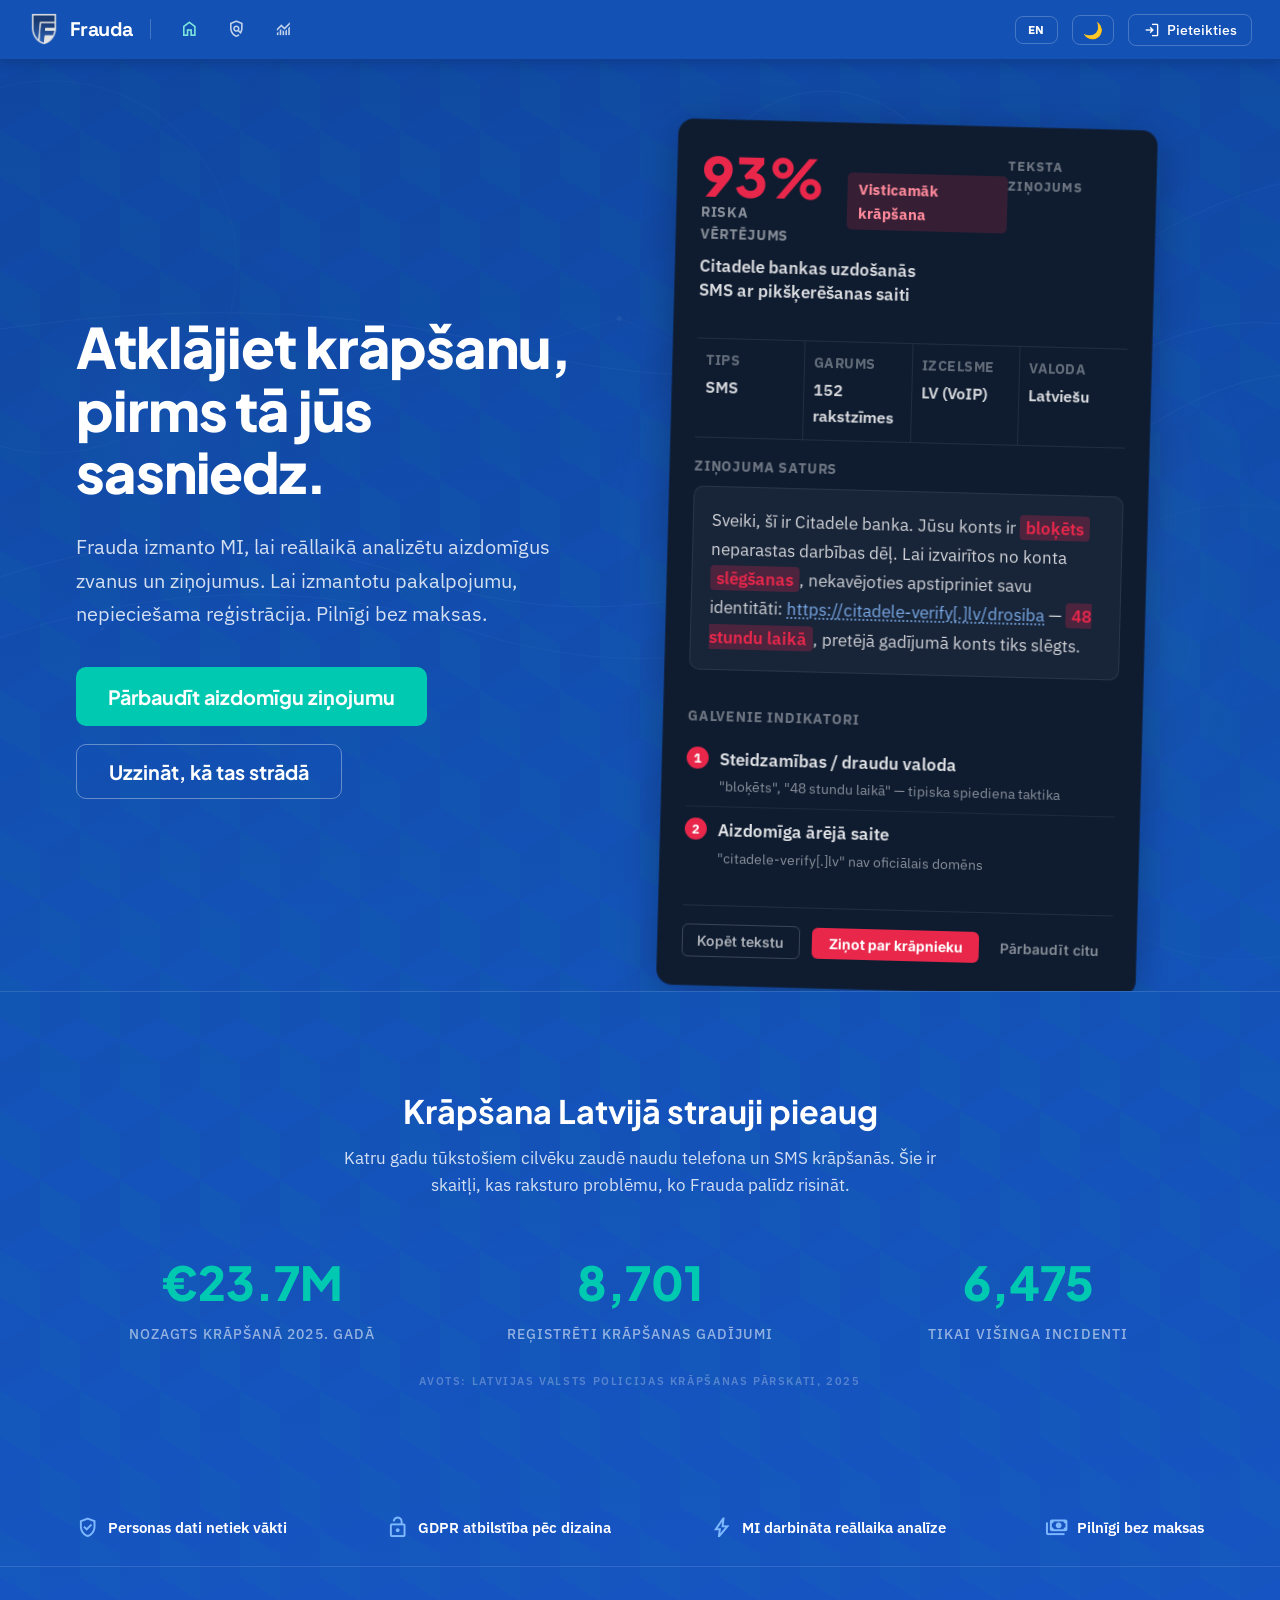
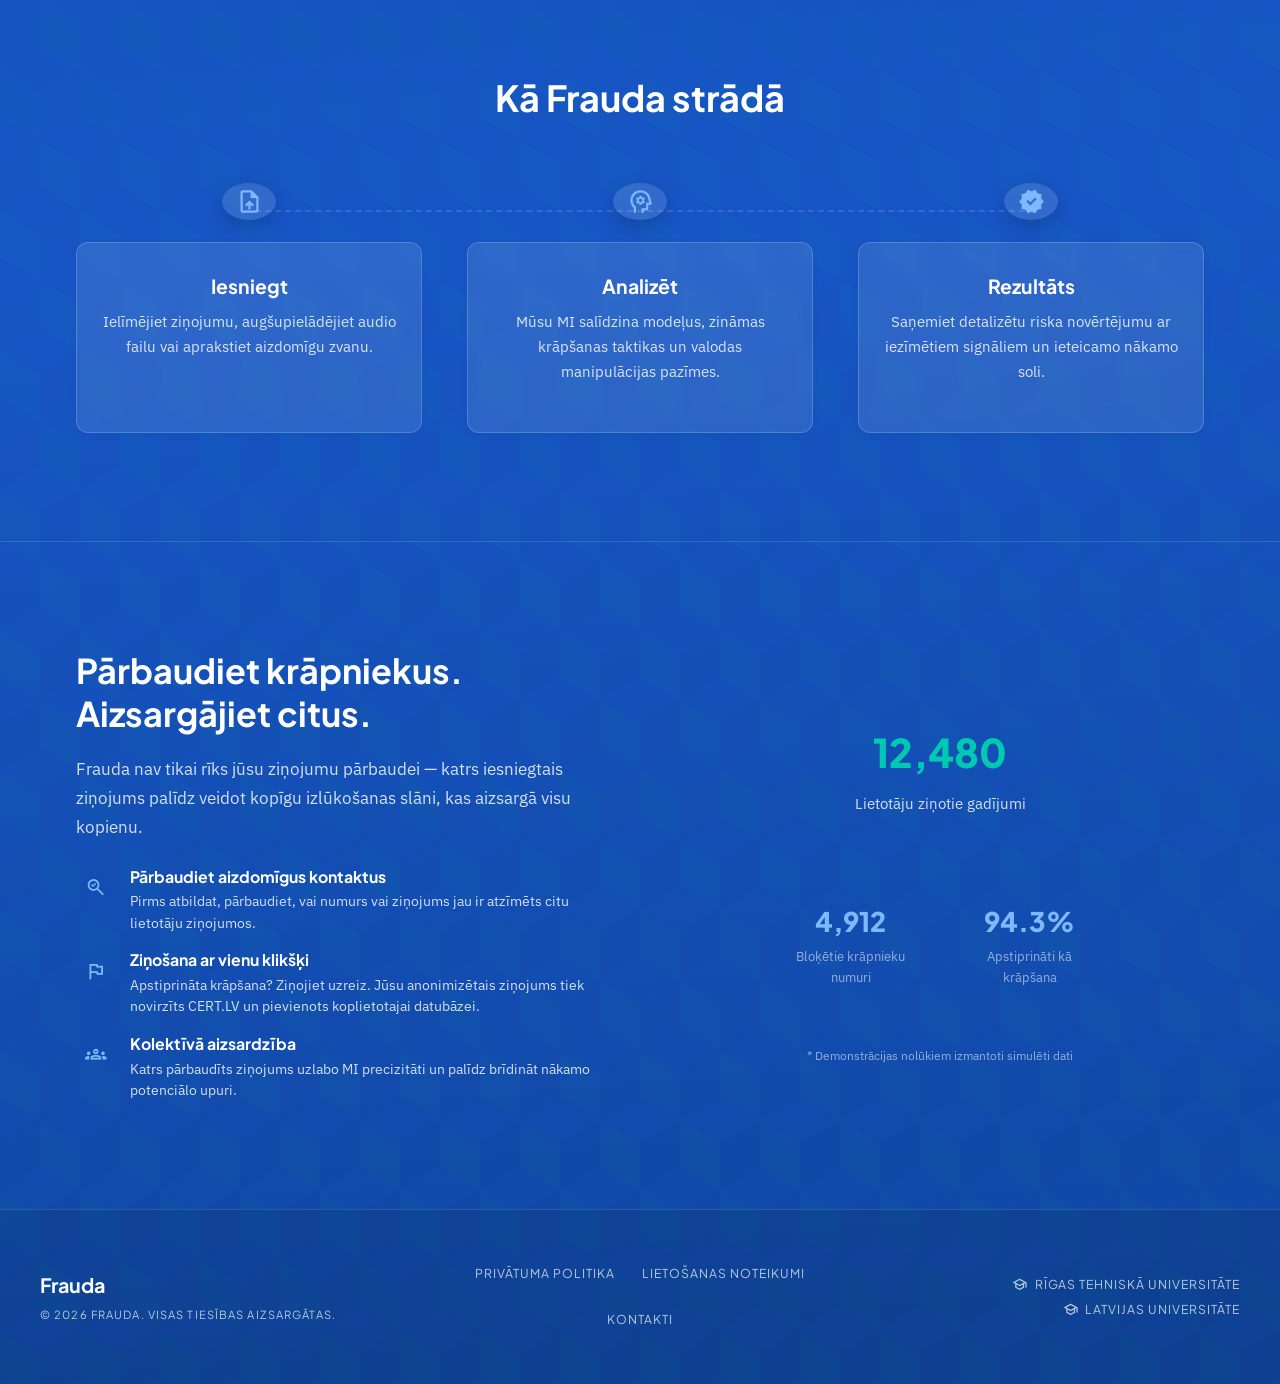
<file: index.html>
<!DOCTYPE html>
<html lang="lv" translate="no">
<head>
<meta charset="UTF-8">
<meta name="viewport" content="width=device-width, initial-scale=1.0, viewport-fit=cover">
<meta name="google" content="notranslate">
<title>Frauda</title>
<link rel="icon" type="image/x-icon" href="assets/favicon/favicon.ico">
<link rel="icon" type="image/png" sizes="32x32" href="assets/favicon/favicon-32x32.png">
<link rel="icon" type="image/png" sizes="16x16" href="assets/favicon/favicon-16x16.png">
<link rel="apple-touch-icon" sizes="180x180" href="assets/favicon/apple-touch-icon.png">
<link rel="manifest" href="assets/favicon/site.webmanifest">
<!--
  API Endpoints used by this frontend:
  - GET data/scenarios.csv         (FraudaData.ready — loads fraud scenarios)
  - GET data/dashboard_graph.csv   (FraudaData.dashboardReady — loads dashboard data, fallback: derived from scenarios.csv)
  No backend API server — all data is local CSV.
  Auth is browser-only (localStorage) — PROTOTYPE/TESTING ONLY.
-->
<link rel="preconnect" href="https://fonts.googleapis.com">
<link rel="preconnect" href="https://fonts.gstatic.com" crossorigin>
<link href="https://fonts.googleapis.com/css2?family=Space+Grotesk:wght@400;500;600;700&family=IBM+Plex+Sans:wght@400;500;600&family=IBM+Plex+Mono:wght@400;500&family=Plus+Jakarta+Sans:wght@400;500;600;700;800&family=Inter:wght@400;500;600&display=swap" rel="stylesheet">
<link href="https://fonts.googleapis.com/css2?family=Material+Symbols+Outlined:wght,FILL@100..700,0..1&display=swap" rel="stylesheet">
<link rel="stylesheet" href="css/style.css">
</head>
<body>

<!-- Persistent top navbar — rendered dynamically by router.js -->
<nav class="navbar" id="navbar" role="navigation" aria-label="Main navigation"></nav>

<!-- Mobile menu backdrop -->
<div class="nav-mobile-backdrop" id="mobileBackdrop"></div>

<!-- Mobile menu drawer -->
<div class="nav-mobile-menu" id="mobileMenu"></div>

<!-- SPA content root -->
<main id="app" role="main"></main>

<!-- Modals container -->
<div id="modals"></div>

<!-- Tooltip (for dashboard charts) -->
<div class="tooltip" id="tooltip"></div>

<!-- Core data layer (untouched) -->
<script src="js/data.js"></script>
<!-- Internationalization -->
<script src="js/i18n.js"></script>
<!-- Auth, theme, storage shell -->
<script src="js/product-shell.js"></script>
<!-- Page modules -->
<script src="js/pages/landing.js"></script>
<script src="js/pages/verify.js"></script>
<script src="js/pages/dashboard-page.js"></script>
<script src="js/pages/profile.js"></script>
<!-- SPA Router (must be last) -->
<script src="js/router.js"></script>
</body>
</html>
</file>
<file: css/style.css>
/* ══════════════════════════════════════════════════════════════════════
   Frauda — B2C SaaS Design System
   Single source of truth for all colors via CSS custom properties.
   Pages: Landing (/), Verify (/verify), Dashboard (/dashboard)
══════════════════════════════════════════════════════════════════════ */

/* ── Reset ────────────────────────────────────────────────────────────── */
*, *::before, *::after { box-sizing: border-box; margin: 0; padding: 0; }

/* ── Global Theme Transition ─────────────────────────────────────────── */
*,
*::before,
*::after {
  transition: background-color 0.35s ease, color 0.25s ease, border-color 0.3s ease, box-shadow 0.3s ease;
}

/* ── Design Tokens (Light) ────────────────────────────────────────────── */
:root {
  --bg: #f8f9fb;
  --bg-alt: #f0f2f5;
  --surface: #ffffff;
  --surface-2: #f4f5f7;
  --surface-3: #ebedf0;
  --border: #dfe2e8;
  --border-light: #eceef2;
  --text-1: #0f172a;
  --text-2: #475569;
  --text-3: #94a3b8;

  --accent: #0d9488;
  --accent-hover: #0f766e;
  --accent-light: #f0fdfa;
  --accent-border: #99f6e4;
  --accent-glow: rgba(13, 148, 136, .12);

  --danger: #dc2626;
  --danger-bg: #fef2f2;
  --danger-border: #fecaca;
  --warning: #d97706;
  --warning-bg: #fffbeb;
  --warning-border: #fde68a;
  --success: #15803d;
  --success-bg: #f0fdf4;
  --success-border: #bbf7d0;

  /* Risk colours (same as old) */
  --risk-red: #b91c1c;
  --risk-red-bg: #fef2f2;
  --risk-red-border: #fecaca;
  --risk-yellow: #b45309;
  --risk-yellow-bg: #fffbeb;
  --risk-yellow-border: #fde68a;
  --risk-green: #15803d;
  --risk-green-bg: #f0fdf4;
  --risk-green-border: #bbf7d0;

  /* Dashboard aliases */
  --red: #b91c1c; --red-bg: #fef2f2; --red-border: #fecaca;
  --amber: #b45309; --amber-bg: #fffbeb; --amber-border: #fde68a;
  --green: #15803d; --green-bg: #f0fdf4; --green-border: #bbf7d0;

  /* Typography */
  --font-head: 'Space Grotesk', system-ui, sans-serif;
  --font-body: 'IBM Plex Sans', 'Segoe UI', system-ui, sans-serif;
  --font-mono: 'IBM Plex Mono', 'Cascadia Code', 'Fira Code', monospace;

  /* Spacing & Shape */
  --radius: 8px;
  --radius-lg: 12px;
  --radius-xl: 16px;
  --shadow-sm: 0 1px 2px rgba(0,0,0,.05);
  --shadow: 0 1px 3px rgba(0,0,0,.08), 0 1px 2px rgba(0,0,0,.04);
  --shadow-lg: 0 4px 12px rgba(0,0,0,.08), 0 2px 4px rgba(0,0,0,.04);

  /* Transitions */
  --transition-theme: background-color .35s ease, color .25s ease, border-color .3s ease, box-shadow .3s ease;

  /* Brand Palette */
  --navy: #0D1F3C;
  --blue: #1A6BFF;
  --teal: #00C9B1;
  --frauda-red: #E8274B;
  --light-gray: #D1D8E4;

  /* Navbar specific (light theme — bright security blue) */
  --navbar-bg: #1351B4;
  --navbar-border: rgba(0, 0, 0, 0.2);
  --navbar-text: #FFFFFF;
  --navbar-text-muted: rgba(255, 255, 255, .75);
  --navbar-btn-border: rgba(255, 255, 255, .22);
  --navbar-btn-hover-bg: rgba(255, 255, 255, .13);
  --navbar-btn-hover-border: rgba(255, 255, 255, .38);
  --navbar-link-hover: #FFFFFF;
  --navbar-link-active: #7EE8DE;

  /* Page background (blue-tinted for security feel) */
  --bg: #E8F0FE;
  --bg-alt: #DBE8FD;
}

/* ── Design Tokens (Dark) ─────────────────────────────────────────────── */
html[data-theme="dark"] {
  --bg: #07101E;
  --bg-alt: #08121F;
  --surface: #0C1C35;
  --surface-2: #102240;
  --surface-3: #162A4B;
  --border: #1B3560;
  --border-light: #152D54;
  --text-1: #e8ebf0;
  --text-2: #adb5c0;
  --text-3: #7b8694;

  --accent-light: #134e4a;
  --accent-border: #2dd4bf33;
  --accent-glow: rgba(45, 212, 191, .1);

  --danger-bg: #450a0a44;
  --danger-border: #7f1d1d;
  --warning-bg: #451a0344;
  --warning-border: #78350f;
  --success-bg: #05260a44;
  --success-border: #166534;

  --risk-red-bg: #450a0a44; --risk-red-border: #7f1d1d;
  --risk-yellow-bg: #451a0344; --risk-yellow-border: #78350f;
  --risk-green-bg: #05260a44; --risk-green-border: #166534;

  --red-bg: #450a0a44; --red-border: #7f1d1d;
  --amber-bg: #451a0344; --amber-border: #78350f;
  --green-bg: #05260a44; --green-border: #166534;

  --shadow-sm: 0 1px 2px rgba(0,0,0,.25);
  --shadow: 0 1px 3px rgba(0,0,0,.36), 0 1px 2px rgba(0,0,0,.22);
  --shadow-lg: 0 6px 16px rgba(0,0,0,.38);

  /* Navbar specific (dark theme — deep security navy) */
  --navbar-bg: #071328;
  --navbar-border: rgba(26, 107, 255, 0.15);
  --navbar-text: #FFFFFF;
  --navbar-text-muted: #D1D8E4;
  --navbar-btn-border: rgba(255, 255, 255, 0.15);
  --navbar-btn-hover-bg: rgba(26, 107, 255, 0.1);
  --navbar-btn-hover-border: rgba(26, 107, 255, 0.3);
  --navbar-link-hover: #FFFFFF;
  --navbar-link-active: #00C9B1;
}

/* ── Base ──────────────────────────────────────────────────────────────── */
html { scroll-behavior: smooth; font-size: 112.5%; /* 18px base for scaling */ }
body {
  font-family: var(--font-body);
  background: var(--bg);
  color: var(--text-1);
  font-size: 1rem;
  line-height: 1.6;
  min-height: 100vh;
  transition: var(--transition-theme);
  -webkit-font-smoothing: antialiased;
}
a { color: var(--accent); text-decoration: none; }
a:hover { color: var(--accent-hover); }
img { max-width: 100%; display: block; }
h1, h2, h3, h4, h5 { font-family: var(--font-head); font-weight: 600; line-height: 1.25; color: var(--text-1); }

/* ── Scrollbar ────────────────────────────────────────────────────────── */
::-webkit-scrollbar { width: 6px; height: 6px; }
::-webkit-scrollbar-track { background: transparent; }
::-webkit-scrollbar-thumb { background: var(--border); border-radius: 3px; }

/* ══════════════════════════════════════════════════════════════════════
   NAVBAR
══════════════════════════════════════════════════════════════════════ */
.navbar {
  position: sticky; top: 0; z-index: 200;
  background: var(--navbar-bg);
  border-bottom: 1px solid var(--navbar-border);
  box-shadow: 0 2px 12px rgba(0, 0, 0, 0.18);
  height: 60px;
  display: flex; align-items: center; justify-content: space-between;
  padding: 0 28px;
  transition: var(--transition-theme);
}
.nav-left { display: flex; align-items: center; gap: 12px; }
.nav-right { display: flex; align-items: center; gap: 14px; }

/* Logo SVG styling */
.nav-logo-svg {
  height: 30px;
  width: auto;
}
.nav-logo-svg path:first-child { fill: var(--blue); }
.nav-logo-svg path:last-child { fill: #ffffff; }

/* Logo image styling — no filters to distort */
.nav-logo-img {
  height: 32px;
  width: auto;
  object-fit: contain;
  display: block;
}

/* Legacy PNG logo (fallback) */
.nav-logo { height: 30px; width: auto; object-fit: contain; }

.nav-brand {
  font-family: var(--font-head);
  font-size: 1.1rem; font-weight: 700;
  color: var(--navbar-text); letter-spacing: -.03em;
}
.nav-sep { width: 1px; height: 20px; background: var(--navbar-btn-border); margin: 0 6px; }
.nav-links { display: flex; align-items: center; gap: 6px; }
.nav-link {
  display: inline-flex; align-items: center; justify-content: center; gap: 5px;
  font-size: 0.833rem; font-weight: 500;
  color: var(--navbar-text-muted); text-decoration: none;
  padding: 8px 10px; border-radius: 8px;
  letter-spacing: 0.01em;
  transition: all .15s;
  min-width: 36px;
}
.nav-link:hover { background: var(--navbar-btn-hover-bg); color: var(--navbar-link-hover); }
.nav-link.active { color: var(--navbar-link-active); background: transparent; }
.nav-user-area { display: flex; align-items: center; gap: 10px; }
.nav-username {
  font-size: 0.722rem; color: var(--navbar-text-muted);
  font-family: var(--font-mono);
}

/* Mobile hamburger */
.nav-hamburger {
  display: none;
  background: none; border: none; cursor: pointer;
  padding: 4px; color: var(--navbar-text-muted);
}
.nav-mobile-menu {
  display: none;
  position: fixed; top: 60px; left: 0; right: 0; bottom: 0;
  background: var(--navbar-bg);
  padding: 16px 24px;
  flex-direction: column; gap: 8px; z-index: 199;
  border-top: 1px solid var(--navbar-border);
}
.nav-mobile-menu.open { display: flex; }
.nav-mobile-menu .nav-link { font-size: 1rem; padding: 12px 16px; }

/* ── Shared Nav Buttons (unified style) ──────────────────────────────── */
.nav-btn {
  display: inline-flex; align-items: center; justify-content: center; gap: 6px;
  background: transparent;
  border: 1px solid var(--navbar-btn-border);
  border-radius: 8px;
  padding: 6px 14px;
  font-size: 0.778rem;
  font-weight: 500;
  font-family: var(--font-body);
  color: var(--navbar-text);
  cursor: pointer;
  transition: all .15s;
}
.nav-btn:hover {
  background: var(--navbar-btn-hover-bg);
  border-color: var(--navbar-btn-hover-border);
}
.nav-btn-profile {
  min-width: 120px;
  text-align: center;
}

.theme-btn {
  display: inline-flex; align-items: center; justify-content: center;
  background: transparent;
  border: 1px solid var(--navbar-btn-border);
  color: var(--navbar-text); border-radius: 8px;
  font-size: 1rem; font-weight: 500; font-family: var(--font-body);
  padding: 6px 10px; cursor: pointer; transition: all .15s;
  min-width: 36px;
}
.theme-btn:hover {
  background: var(--navbar-btn-hover-bg);
  border-color: var(--navbar-btn-hover-border);
}
.theme-icon {
  font-size: 0.889rem;
  line-height: 1;
  color: var(--navbar-text);
  display: inline-block;
  transition: transform 0.4s ease;
}
.theme-icon.rotating { transform: rotate(180deg); }

.lang-btn {
  font-size: 0.667rem; font-weight: 700; font-family: var(--font-body);
  background: transparent;
  border: 1px solid var(--navbar-btn-border);
  color: var(--navbar-text);
  border-radius: 8px;
  min-width: 40px; height: 28px; padding: 0 12px;
  cursor: pointer; transition: all .15s; letter-spacing: .06em;
}
.lang-btn:hover {
  background: var(--navbar-btn-hover-bg);
  border-color: var(--navbar-btn-hover-border);
}

/* ══════════════════════════════════════════════════════════════════════
   BUTTONS (Global)
══════════════════════════════════════════════════════════════════════ */
.btn {
  display: inline-flex; align-items: center; gap: 6px;
  padding: 12px 28px; border-radius: 8px;
  font-size: 1rem; font-weight: 500; font-family: var(--font-body);
  cursor: pointer; border: 1px solid transparent;
  transition: all .15s; white-space: nowrap;
  min-height: 44px;
}
.btn-primary { background: var(--accent); color: white; border-color: var(--accent); }
.btn-primary:hover:not(:disabled) { background: var(--accent-hover); border-color: var(--accent-hover); }
.btn-secondary { background: var(--surface); color: var(--text-1); border-color: var(--border); }
.btn-secondary:hover:not(:disabled) { background: var(--surface-2); border-color: #c9cdd4; }
.btn-outline { background: transparent; color: var(--accent); border-color: var(--accent); }
.btn-outline:hover:not(:disabled) { background: var(--accent-light); }
.btn-ghost { background: transparent; color: var(--text-2); border-color: transparent; padding: 8px 14px; font-size: 0.889rem; }
.btn-ghost:hover { background: var(--surface-2); color: var(--text-1); }
.btn-danger { background: var(--danger); color: white; border-color: var(--danger); }
.btn-danger:hover:not(:disabled) { background: #b91c1c; }
.btn:disabled { opacity: .45; cursor: not-allowed; }
.btn-sm { padding: 8px 14px; font-size: 0.833rem; min-height: 36px; border-radius: 6px; }
.btn-lg { padding: 14px 32px; font-size: 1.1rem; min-height: 52px; border-radius: 10px; }

/* ══════════════════════════════════════════════════════════════════════
   FORMS (Global)
══════════════════════════════════════════════════════════════════════ */
.form-field { display: flex; flex-direction: column; gap: 4px; }
.form-field-wide { grid-column: 1 / -1; }
.form-field label { font-size: 13px; color: var(--text-2); font-weight: 600; }
.form-field input,
.form-field select,
.form-field textarea {
  border: 1px solid var(--border);
  border-radius: 6px;
  background: var(--surface);
  color: var(--text-1);
  font-size: 14px; font-family: var(--font-body);
  padding: 9px 12px;
  transition: border-color .15s, box-shadow .15s;
}
.form-field input:focus,
.form-field select:focus,
.form-field textarea:focus {
  outline: none;
  border-color: var(--accent);
  box-shadow: 0 0 0 3px var(--accent-glow);
}
.form-field textarea { resize: vertical; min-height: 80px; }
.field-help { font-size: 12px; color: var(--text-3); }
.field-error { font-size: 12px; color: var(--danger); min-height: 16px; display: none; }
.field-error:not(:empty) { display: block; }
.is-invalid { border-color: var(--danger) !important; background: var(--danger-bg); }
.form-grid { display: grid; grid-template-columns: repeat(2, minmax(200px, 1fr)); gap: 14px; }
.form-actions { margin-top: 8px; display: flex; gap: 8px; justify-content: flex-end; }
.inline-error { display: none; margin-top: 8px; color: var(--danger); font-size: 13px; font-weight: 500; }
.inline-success { display: none; margin-top: 8px; color: var(--success); font-size: 13px; font-weight: 500; }

/* ══════════════════════════════════════════════════════════════════════
   MODALS / OVERLAYS
══════════════════════════════════════════════════════════════════════ */
.overlay {
  display: none;
  position: fixed; inset: 0;
  background: rgba(15, 23, 42, .6);
  backdrop-filter: blur(4px);
  z-index: 1000;
  align-items: center; justify-content: center;
  padding: 20px;
}
.overlay.visible { display: flex; }
.modal-card {
  width: min(520px, 100%);
  background: var(--surface);
  border: 1px solid var(--border);
  border-radius: var(--radius-lg);
  box-shadow: var(--shadow-lg);
  padding: 24px;
  animation: modalIn .2s ease;
}
@keyframes modalIn { from { opacity: 0; transform: translateY(8px) scale(.98); } }
.modal-card h2 { font-size: 20px; margin-bottom: 8px; }
.modal-card p { color: var(--text-2); font-size: 14px; margin-bottom: 12px; }
.modal-actions { display: flex; justify-content: flex-end; gap: 8px; margin-top: 12px; }
.credentials-hint { margin-top: 10px; font-size: 12px; color: var(--text-3); font-family: var(--font-mono); }

/* ── Slide-over Panel ─────────────────────────────────────────────────── */
.panel-overlay {
  display: none;
  position: fixed; inset: 0;
  background: rgba(15, 23, 42, .4);
  backdrop-filter: blur(2px);
  z-index: 900;
}
.panel-overlay.visible { display: block; }
.slide-panel {
  position: fixed; top: 0; right: -480px; bottom: 0;
  width: min(480px, 100vw);
  background: var(--surface);
  border-left: 1px solid var(--border);
  box-shadow: var(--shadow-lg);
  z-index: 901;
  transition: right .3s ease;
  overflow-y: auto;
  display: flex; flex-direction: column;
}
.slide-panel.open { right: 0; }
.panel-header {
  display: flex; align-items: center; justify-content: space-between;
  padding: 16px 20px;
  border-bottom: 1px solid var(--border);
  background: var(--surface-2);
  position: sticky; top: 0; z-index: 1;
}
.panel-header h3 { font-size: 16px; }
.panel-close {
  background: none; border: none; cursor: pointer;
  font-size: 20px; color: var(--text-3); padding: 4px;
  line-height: 1;
}
.panel-close:hover { color: var(--text-1); }
.panel-body { padding: 20px; flex: 1; }

/* ══════════════════════════════════════════════════════════════════════
   LANDING PAGE
══════════════════════════════════════════════════════════════════════ */

/* ── Hero ──────────────────────────────────────────────────────────── */
.hero {
  position: relative;
  padding: 80px 24px 72px;
  text-align: center;
  overflow: hidden;
}
.hero-bg {
  position: absolute; inset: 0;
  background:
    radial-gradient(ellipse 60% 50% at 50% 0%, var(--accent-glow) 0%, transparent 70%),
    linear-gradient(180deg, var(--surface) 0%, var(--bg) 100%);
  z-index: 0;
}
/* Animated grid lines background */
.hero-grid {
  position: absolute; inset: 0; z-index: 0;
  opacity: .08;
  background-image:
    linear-gradient(var(--accent) 1px, transparent 1px),
    linear-gradient(90deg, var(--accent) 1px, transparent 1px);
  background-size: 48px 48px;
  mask-image: radial-gradient(ellipse 70% 60% at 50% 30%, black, transparent);
  -webkit-mask-image: radial-gradient(ellipse 70% 60% at 50% 30%, black, transparent);
  animation: gridPulse 8s ease-in-out infinite;
}
@keyframes gridPulse {
  0%, 100% { opacity: .06; }
  50% { opacity: .12; }
}
.hero-content { position: relative; z-index: 1; max-width: 720px; margin: 0 auto; }
.hero-badge {
  display: inline-flex; align-items: center; gap: 6px;
  background: var(--accent-light); border: 1px solid var(--accent-border);
  border-radius: 999px; padding: 5px 14px;
  font-size: 12px; font-weight: 600; color: var(--accent);
  margin-bottom: 20px;
}
.hero-badge-dot { width: 6px; height: 6px; border-radius: 50%; background: var(--accent); animation: blink 2.5s ease-in-out infinite; }
@keyframes blink { 0%, 100% { opacity: 1; } 50% { opacity: .3; } }
.hero h1 {
  font-size: clamp(32px, 5vw, 52px);
  font-weight: 700;
  letter-spacing: -.03em;
  margin-bottom: 16px;
  line-height: 1.1;
}
.hero h1 .accent { color: var(--accent); }
.hero-sub {
  font-size: clamp(16px, 2vw, 19px);
  color: var(--text-2);
  max-width: 560px; margin: 0 auto 32px;
  line-height: 1.6;
}
.hero-actions { display: flex; gap: 12px; justify-content: center; flex-wrap: wrap; }

/* Shield SVG visual in hero */
.hero-visual {
  margin-top: 48px;
  display: flex; justify-content: center;
}
.hero-visual svg {
  width: 240px; height: auto;
  filter: drop-shadow(0 4px 12px var(--accent-glow));
}

/* ── Section containers ───────────────────────────────────────────────── */
.landing-section {
  padding: 64px 24px;
  max-width: 1080px;
  margin: 0 auto;
}
.landing-section.alt { background: var(--surface); border-top: 1px solid var(--border); border-bottom: 1px solid var(--border); max-width: none; }
.landing-section.alt > .section-inner { max-width: 1080px; margin: 0 auto; }
.section-label {
  font-size: 12px; font-weight: 700; color: var(--accent);
  text-transform: uppercase; letter-spacing: .1em;
  margin-bottom: 8px;
}
.section-heading {
  font-size: clamp(24px, 3vw, 32px);
  font-weight: 700; letter-spacing: -.02em;
  margin-bottom: 12px;
}
.section-desc {
  font-size: 16px; color: var(--text-2);
  max-width: 640px; line-height: 1.6;
  margin-bottom: 40px;
}

/* ── Problem Statement ────────────────────────────────────────────────── */
.problem-grid {
  display: grid;
  grid-template-columns: repeat(auto-fit, minmax(260px, 1fr));
  gap: 16px;
}
.problem-card {
  background: var(--surface);
  border: 1px solid var(--border);
  border-radius: var(--radius);
  padding: 20px;
  box-shadow: var(--shadow-sm);
  transition: var(--transition-theme);
}
.problem-card-icon {
  width: 36px; height: 36px;
  display: flex; align-items: center; justify-content: center;
  border-radius: 8px;
  font-size: 18px;
  margin-bottom: 12px;
}
.problem-card-icon.red { background: var(--danger-bg); color: var(--danger); border: 1px solid var(--danger-border); }
.problem-card-icon.amber { background: var(--warning-bg); color: var(--warning); border: 1px solid var(--warning-border); }
.problem-card-icon.blue { background: var(--accent-light); color: var(--accent); border: 1px solid var(--accent-border); }
.problem-card h4 { font-size: 15px; margin-bottom: 6px; }
.problem-card p { font-size: 13px; color: var(--text-2); line-height: 1.5; }

/* ── How It Works (Steps) ─────────────────────────────────────────────── */
.steps-grid {
  display: grid;
  grid-template-columns: repeat(auto-fit, minmax(200px, 1fr));
  gap: 20px;
  counter-reset: step;
}
.step-card {
  position: relative;
  background: var(--surface);
  border: 1px solid var(--border);
  border-radius: var(--radius);
  padding: 24px 20px;
  text-align: center;
  box-shadow: var(--shadow-sm);
  counter-increment: step;
  transition: var(--transition-theme);
}
.step-card::before {
  content: counter(step);
  display: flex; align-items: center; justify-content: center;
  width: 32px; height: 32px;
  background: var(--accent); color: white;
  border-radius: 50%;
  font-family: var(--font-mono);
  font-size: 14px; font-weight: 700;
  margin: 0 auto 12px;
}
.step-card h4 { font-size: 14px; margin-bottom: 6px; }
.step-card p { font-size: 12px; color: var(--text-2); line-height: 1.5; }
/* Connector line between steps */
.step-card:not(:last-child)::after {
  content: '';
  position: absolute; top: 40px; right: -12px;
  width: 24px; height: 1px;
  background: var(--border);
}

/* ── Features Grid ────────────────────────────────────────────────────── */
.features-grid {
  display: grid;
  grid-template-columns: repeat(auto-fit, minmax(280px, 1fr));
  gap: 16px;
}
.feature-card {
  display: flex; gap: 14px;
  background: var(--surface);
  border: 1px solid var(--border);
  border-radius: var(--radius);
  padding: 20px;
  box-shadow: var(--shadow-sm);
  transition: var(--transition-theme);
}
.feature-card:hover { border-color: var(--accent-border); box-shadow: var(--shadow); }
.feature-icon {
  width: 40px; height: 40px; flex-shrink: 0;
  display: flex; align-items: center; justify-content: center;
  background: var(--accent-light); color: var(--accent);
  border: 1px solid var(--accent-border);
  border-radius: 8px; font-size: 18px;
}
.feature-text h4 { font-size: 14px; margin-bottom: 4px; }
.feature-text p { font-size: 13px; color: var(--text-2); line-height: 1.5; }

/* ── Trust Section ────────────────────────────────────────────────────── */
.trust-badges {
  display: flex; gap: 16px; flex-wrap: wrap; justify-content: center;
}
.trust-badge {
  display: flex; align-items: center; gap: 10px;
  background: var(--surface);
  border: 1px solid var(--border);
  border-radius: var(--radius);
  padding: 14px 20px;
  box-shadow: var(--shadow-sm);
}
.trust-badge-icon {
  width: 36px; height: 36px;
  display: flex; align-items: center; justify-content: center;
  background: var(--accent-light); color: var(--accent);
  border-radius: 8px; font-size: 18px;
}
.trust-badge-text { font-size: 13px; font-weight: 500; color: var(--text-1); }
.trust-badge-sub { font-size: 11px; color: var(--text-3); }

/* ── Footer ───────────────────────────────────────────────────────────── */
.site-footer {
  background: var(--surface);
  border-top: 1px solid var(--border);
  padding: 32px 24px;
  transition: var(--transition-theme);
}
.footer-inner {
  max-width: 1080px; margin: 0 auto;
  display: flex; justify-content: space-between; align-items: center;
  flex-wrap: wrap; gap: 16px;
}
.footer-brand { font-family: var(--font-head); font-size: 16px; font-weight: 700; color: var(--text-1); }
.footer-links { display: flex; gap: 20px; }
.footer-links a { font-size: 13px; color: var(--text-2); transition: color .15s; }
.footer-links a:hover { color: var(--accent); }
.footer-copy { font-size: 12px; color: var(--text-3); width: 100%; text-align: center; margin-top: 12px; }

/* ══════════════════════════════════════════════════════════════════════
   VERIFY PAGE
══════════════════════════════════════════════════════════════════════ */
.verify-layout {
  max-width: 960px;
  margin: 0 auto;
  padding: 28px 24px 60px;
}
.verify-layout.enter-up { animation: verifyEnter .4s ease both; }
@keyframes verifyEnter {
  from { opacity: 0; transform: translateY(14px); }
  to { opacity: 1; transform: translateY(0); }
}
.verify-header { margin-bottom: 24px; }
.verify-header h1 { font-size: 22px; margin-bottom: 4px; }
.verify-header p { font-size: 14px; color: var(--text-2); }

.verify-primary-card { border-color: var(--accent-border); box-shadow: 0 0 0 1px var(--accent-glow), var(--shadow); }
.verify-primary-card .input-area .btn.btn-lg { min-width: 240px; justify-content: center; }
.verify-primary-card .btn-primary { font-weight: 600; }

.verify-footer-actions {
  display: flex;
  justify-content: flex-end;
  margin-top: 14px;
}
.verify-footer-actions .btn {
  opacity: .8;
}
.verify-footer-actions .btn:hover {
  opacity: 1;
}

/* ── Card sections ────────────────────────────────────────────────────── */
.card {
  background: var(--surface);
  border: 1px solid var(--border);
  border-radius: var(--radius);
  margin-bottom: 16px;
  overflow: hidden;
  box-shadow: var(--shadow);
  transition: var(--transition-theme);
}
.card-header {
  padding: 14px 18px;
  border-bottom: 1px solid var(--border-light);
  display: flex; align-items: center; justify-content: space-between;
  background: var(--surface-2);
}
.card-title {
  font-size: 12px; font-weight: 600; color: var(--text-2);
  text-transform: uppercase; letter-spacing: .06em;
}
.card-body { padding: 18px; }

/* ── Input mode tabs ──────────────────────────────────────────────────── */
.input-tabs {
  display: flex; gap: 8px; margin-bottom: 16px;
}
.input-tab {
  padding: 8px 16px; border-radius: 6px;
  font-size: 13px; font-weight: 500;
  background: var(--surface-2); color: var(--text-2);
  border: 1px solid var(--border);
  cursor: pointer; transition: all .15s;
}
.input-tab:hover { background: var(--surface-3); }
.input-tab.active {
  background: var(--accent-light); color: var(--accent);
  border-color: var(--accent-border);
}

/* ── Verify action buttons ────────────────────────────────────────────── */
.verify-actions {
  display: flex; gap: 10px; flex-wrap: wrap;
  padding-top: 12px; border-top: 1px solid var(--border-light);
  margin-top: 16px;
}

/* ── Tab navigation for verify sub-sections ───────────────────────────── */
.verify-tabs {
  display: flex; gap: 0; border-bottom: 1px solid var(--border);
  margin-bottom: 16px;
}
.verify-tab {
  padding: 10px 18px;
  font-size: 13px; font-weight: 500;
  color: var(--text-3);
  border: none; background: none;
  cursor: pointer; transition: all .15s;
  border-bottom: 2px solid transparent;
  margin-bottom: -1px;
}
.verify-tab:hover { color: var(--text-1); }
.verify-tab.active {
  color: var(--accent);
  border-bottom-color: var(--accent);
}

/* ── Verify: Metadata Fields Grid ─────────────────────────────────────── */
.verify-metadata-grid {
  display: grid;
  grid-template-columns: repeat(2, 1fr);
  gap: 16px;
  margin-top: 16px;
}
@media (max-width: 767px) {
  .verify-metadata-grid { grid-template-columns: 1fr; }
}
.verify-metadata-grid .form-field label {
  font-size: 0.75rem;
  font-weight: 600;
  text-transform: uppercase;
  letter-spacing: 0.03em;
  color: var(--text-3);
  margin-bottom: 6px;
  display: block;
}
.verify-metadata-grid .form-field input,
.verify-metadata-grid .form-field select,
.verify-metadata-grid .form-field textarea {
  width: 100%;
  border: 1px solid var(--light-gray);
  border-radius: 8px;
  padding: 10px 14px;
  font-size: 0.95rem;
  background: var(--surface-2);
  color: var(--text-1);
  transition: border-color 0.2s;
}
.verify-metadata-grid .form-field input:focus,
.verify-metadata-grid .form-field select:focus,
.verify-metadata-grid .form-field textarea:focus {
  border-color: var(--blue);
  outline: none;
}
html[data-theme="light"] .verify-metadata-grid .form-field label { color: #4A5568; }

/* ── Verify: Voice Upload Area ──────────────────────────────────────────── */
.voice-upload-area {
  border: 2px dashed var(--light-gray);
  border-radius: 12px;
  padding: 40px;
  text-align: center;
  cursor: pointer;
  transition: all 0.2s;
  background: var(--surface-2);
}
.voice-upload-area:hover {
  border-color: var(--blue);
  background: rgba(26, 107, 255, 0.05);
}
.voice-upload-area.has-file {
  border-color: var(--teal);
  background: rgba(0, 201, 177, 0.05);
}
.voice-upload-icon {
  width: 48px;
  height: 48px;
  margin: 0 auto 12px;
  color: var(--text-3);
}
.voice-upload-title {
  font-size: 1rem;
  font-weight: 600;
  color: var(--text-1);
  margin-bottom: 6px;
}
.voice-upload-formats {
  font-size: 0.85rem;
  color: var(--text-3);
}
.voice-file-selected {
  display: flex;
  align-items: center;
  justify-content: center;
  gap: 12px;
  margin-top: 12px;
}
.voice-file-name {
  font-size: 0.9rem;
  font-weight: 500;
  color: var(--teal);
}
.voice-file-remove {
  background: transparent;
  border: 1px solid var(--frauda-red);
  color: var(--frauda-red);
  padding: 4px 12px;
  border-radius: 6px;
  font-size: 0.8rem;
  cursor: pointer;
  transition: all 0.2s;
}
.voice-file-remove:hover {
  background: var(--frauda-red);
  color: white;
}
.voice-duration-inputs {
  display: flex;
  gap: 8px;
  align-items: center;
}
.voice-duration-inputs input {
  width: 70px;
  text-align: center;
}
.voice-duration-inputs span {
  font-size: 0.85rem;
  color: var(--text-3);
}
.voice-submit-success {
  margin-top: 12px;
  padding: 12px 16px;
  background: rgba(0, 201, 177, 0.1);
  border-radius: 8px;
  color: var(--teal);
  font-weight: 500;
  text-align: center;
}

/* ── Report Button States ───────────────────────────────────────────────── */
.btn-report-active {
  background: var(--frauda-red);
  color: white;
  opacity: 1;
  cursor: pointer;
  transition: all 0.2s;
  white-space: nowrap;
  min-width: fit-content;
  padding: 8px 20px;
  font-size: 0.85rem;
  flex-shrink: 0;
}
.btn-report-active:hover {
  box-shadow: 0 0 12px rgba(232, 39, 75, 0.4);
}
.btn-report-inactive {
  background: var(--light-gray);
  color: #8A94A6;
  opacity: 0.6;
  cursor: default;
  position: relative;
  white-space: nowrap;
  min-width: fit-content;
  padding: 8px 20px;
  font-size: 0.85rem;
  flex-shrink: 0;
}
.btn-report-inactive:hover { opacity: 0.6; box-shadow: none; }
.btn-report-inactive .report-help-icon {
  display: inline-flex;
  align-items: center;
  justify-content: center;
  width: 18px;
  height: 18px;
  border-radius: 50%;
  border: 1px solid currentColor;
  font-size: 12px;
  margin-left: 6px;
}
.btn-report-reported {
  background: var(--light-gray);
  color: #6B7280;
  cursor: not-allowed;
  opacity: 0.8;
}

/* ── Report Tooltip ─────────────────────────────────────────────────────── */
.report-tooltip {
  position: absolute;
  bottom: calc(100% + 10px);
  left: 50%;
  transform: translateX(-50%);
  background: #FFFFFF;
  border: 1px solid #D1D8E4;
  border-radius: 10px;
  padding: 14px 18px;
  max-width: 320px;
  width: max-content;
  white-space: normal;
  word-wrap: break-word;
  box-shadow: 0 4px 16px rgba(0,0,0,0.1);
  z-index: 100;
  text-align: left;
  opacity: 0;
  visibility: hidden;
  transition: opacity 0.2s, visibility 0.2s;
}
html[data-theme="dark"] .report-tooltip {
  background: #1A2744;
  border: 1px solid rgba(255,255,255,0.1);
  box-shadow: 0 4px 16px rgba(0,0,0,0.3);
}
.btn-report-inactive:hover .report-tooltip,
.btn-report-inactive:focus .report-tooltip,
.report-tooltip.visible {
  opacity: 1;
  visibility: visible;
}
.report-tooltip p {
  font-size: 0.85rem;
  line-height: 1.5;
  color: var(--text-2);
  margin-bottom: 12px;
}
.report-tooltip a {
  display: block;
  margin-top: 8px;
  color: var(--blue);
  font-weight: 600;
  font-size: 0.85rem;
  text-decoration: none;
}
.report-tooltip a:hover { text-decoration: underline; }

/* ── Report Success Banner ──────────────────────────────────────────────── */
.report-success-banner {
  background: rgba(0, 201, 177, 0.1);
  border-left: 4px solid var(--teal);
  padding: 12px 16px;
  border-radius: 8px;
  color: var(--teal);
  font-weight: 500;
  margin-bottom: 16px;
}

/* ── Report Confirmation Modal ──────────────────────────────────────────── */
.report-modal-overlay {
  position: fixed;
  top: 0; left: 0; right: 0; bottom: 0;
  background: rgba(0, 0, 0, 0.55);
  display: flex;
  align-items: center;
  justify-content: center;
  z-index: 999;
}
.report-modal {
  background: #FFFFFF;
  border-radius: 16px;
  padding: 32px;
  max-width: 480px;
  width: 90vw;
  box-shadow: 0 8px 32px rgba(0, 0, 0, 0.25);
  z-index: 1000;
  position: relative;
}
html[data-theme="dark"] .report-modal { background: #1A2744; }
.report-modal-title {
  font-size: 1.25rem;
  font-weight: 700;
  margin-bottom: 16px;
  color: var(--text-1);
}
.report-modal-body {
  font-size: 0.95rem;
  line-height: 1.6;
  color: var(--text-2);
  margin-bottom: 20px;
}
.report-modal-checkbox {
  display: flex;
  align-items: center;
  gap: 10px;
  margin-bottom: 24px;
}
.report-modal-checkbox input[type="checkbox"] {
  width: 18px;
  height: 18px;
  accent-color: var(--blue);
}
.report-modal-checkbox label {
  font-size: 0.9rem;
  color: var(--text-2);
}
.report-modal-actions {
  display: flex;
  gap: 12px;
  justify-content: flex-end;
}
.report-modal-actions .btn-confirm {
  background: var(--frauda-red);
  color: white;
  padding: 10px 20px;
  border: none;
  border-radius: 8px;
  font-weight: 600;
  cursor: pointer;
  transition: all 0.2s;
}
.report-modal-actions .btn-confirm:hover {
  box-shadow: 0 0 12px rgba(232, 39, 75, 0.3);
}
.report-modal-actions .btn-cancel {
  background: transparent;
  border: 1px solid var(--light-gray);
  color: var(--text-2);
  padding: 10px 20px;
  border-radius: 8px;
  font-weight: 500;
  cursor: pointer;
  transition: all 0.2s;
}
.report-modal-actions .btn-cancel:hover {
  background: var(--surface-2);
}

/* ── Profile Danger Section ─────────────────────────────────────────────── */
.profile-danger-section {
  border-color: rgba(220, 38, 38, 0.2) !important;
}
.profile-danger-title {
  color: var(--danger) !important;
}
.profile-danger-content {
  display: flex;
  align-items: center;
  gap: 16px;
  flex-wrap: wrap;
}
.profile-danger-hint {
  font-size: 0.82rem;
  color: var(--text-3);
}
.profile-logout-btn {
  gap: 8px;
}

/* ── Profile Page ───────────────────────────────────────────────────────── */
.profile-layout {
  max-width: 900px;
  margin: 0 auto;
  padding: 32px 24px;
}
.profile-section {
  background: var(--surface);
  border: 1px solid var(--border);
  border-radius: 12px;
  padding: 28px 32px;
  margin-bottom: 32px;
}
html[data-theme="dark"] .profile-section {
  background: rgba(255,255,255,0.03);
  border-color: rgba(255,255,255,0.08);
}
.profile-section-title {
  font-size: 1.2rem;
  font-weight: 700;
  margin-bottom: 20px;
  color: var(--text-1);
}
.profile-form-grid {
  display: grid;
  grid-template-columns: repeat(2, 1fr);
  gap: 20px;
}
@media (max-width: 767px) {
  .profile-form-grid { grid-template-columns: 1fr; }
}
.profile-form-grid .form-field label {
  font-size: 0.8rem;
  font-weight: 600;
  text-transform: uppercase;
  letter-spacing: 0.03em;
  color: var(--text-3);
  margin-bottom: 6px;
  display: block;
}
.profile-form-grid .form-field input {
  width: 100%;
  border: 1px solid var(--light-gray);
  border-radius: 8px;
  padding: 10px 14px;
  font-size: 0.95rem;
  background: var(--surface-2);
  color: var(--text-1);
  transition: border-color 0.2s;
}
.profile-form-grid .form-field input:focus {
  border-color: var(--blue);
  outline: none;
}
.profile-save-btn {
  margin-top: 20px;
  background: var(--teal);
  color: white;
  border: none;
  border-radius: 8px;
  padding: 10px 24px;
  font-size: 0.95rem;
  font-weight: 600;
  cursor: pointer;
  transition: all 0.2s;
}
.profile-save-btn:hover {
  box-shadow: 0 0 12px rgba(0, 201, 177, 0.3);
}
.profile-save-btn:disabled {
  opacity: 0.5;
  cursor: not-allowed;
}
.profile-save-success {
  display: inline-block;
  margin-left: 12px;
  color: var(--teal);
  font-weight: 500;
  font-size: 0.9rem;
}

/* ── Profile History Table ──────────────────────────────────────────────── */
.profile-history-table {
  width: 100%;
  border-collapse: collapse;
  font-size: 0.9rem;
}
.profile-history-table th,
.profile-history-table td {
  padding: 12px 16px;
  text-align: left;
  border-bottom: 1px solid var(--border-light);
}
.profile-history-table th {
  font-size: 0.75rem;
  font-weight: 600;
  text-transform: uppercase;
  letter-spacing: 0.03em;
  color: var(--text-3);
  background: var(--surface-2);
}
.profile-history-table td {
  color: var(--text-1);
}
.profile-history-table tr:hover td {
  background: var(--surface-2);
}
.profile-history-summary {
  max-width: 200px;
  white-space: nowrap;
  overflow: hidden;
  text-overflow: ellipsis;
}
.profile-risk-badge {
  display: inline-block;
  padding: 4px 10px;
  border-radius: 4px;
  font-size: 0.8rem;
  font-weight: 600;
}
.profile-risk-badge.green { background: rgba(0, 201, 177, 0.15); color: var(--teal); }
.profile-risk-badge.yellow { background: rgba(245, 166, 35, 0.15); color: #F5A623; }
.profile-risk-badge.red { background: rgba(232, 39, 75, 0.15); color: var(--frauda-red); }
.profile-status-badge {
  display: inline-block;
  padding: 4px 12px;
  border-radius: 20px;
  font-size: 0.8rem;
  font-weight: 600;
}
.profile-status-badge.checked { background: var(--light-gray); color: #374151; }
.profile-status-badge.reported { background: rgba(245, 166, 35, 0.2); color: #B45309; }
.profile-status-badge.blocked { background: var(--teal); color: white; }
html[data-theme="dark"] .profile-status-badge.checked { background: rgba(209, 216, 228, 0.2); color: #D1D8E4; }
html[data-theme="dark"] .profile-status-badge.reported { background: rgba(245, 166, 35, 0.2); color: #F5A623; }

/* ── Profile History Cards (Mobile) ─────────────────────────────────────── */
.profile-history-cards {
  display: none;
}
@media (max-width: 767px) {
  .profile-history-table { display: none; }
  .profile-history-cards { display: block; }
}
.profile-history-card {
  background: var(--surface-2);
  border: 1px solid var(--border-light);
  border-radius: 10px;
  padding: 16px;
  margin-bottom: 12px;
}
.profile-history-card-row {
  display: flex;
  justify-content: space-between;
  margin-bottom: 8px;
}
.profile-history-card-row:last-child { margin-bottom: 0; }
.profile-history-card-label {
  font-size: 0.75rem;
  text-transform: uppercase;
  color: var(--text-3);
  letter-spacing: 0.03em;
}
.profile-history-card-value {
  font-size: 0.9rem;
  color: var(--text-1);
}

/* ── Profile Pagination ─────────────────────────────────────────────────── */
.profile-pagination {
  display: flex;
  align-items: center;
  justify-content: center;
  gap: 16px;
  margin-top: 20px;
}
.profile-pagination-btn {
  background: var(--surface-2);
  border: 1px solid var(--border);
  padding: 8px 16px;
  border-radius: 6px;
  font-size: 0.85rem;
  color: var(--text-2);
  cursor: pointer;
  transition: all 0.2s;
}
.profile-pagination-btn:hover:not(:disabled) {
  border-color: var(--blue);
  color: var(--blue);
}
.profile-pagination-btn:disabled {
  opacity: 0.5;
  cursor: not-allowed;
}
.profile-pagination-info {
  font-size: 0.85rem;
  color: var(--text-3);
}

/* ── Profile Empty State ────────────────────────────────────────────────── */
.profile-history-empty {
  text-align: center;
  padding: 40px 20px;
  color: var(--text-3);
}

/* ── Process Flow ─────────────────────────────────────────────────────── */
.process-flow { display: flex; align-items: flex-start; gap: 0; overflow-x: auto; padding-bottom: 4px; }
.process-step { flex: 1; min-width: 90px; display: flex; flex-direction: column; align-items: center; text-align: center; position: relative; }
.process-step:not(:last-child)::after  { content: ''; position: absolute; top: 14px; right: -1px; width: 50%; height: 1px; background: var(--border); z-index: 1; }
.process-step:not(:first-child)::before { content: ''; position: absolute; top: 14px; left: -1px; width: 50%; height: 1px; background: var(--border); z-index: 1; }
.step-icon {
  width: 28px; height: 28px; border-radius: 50%;
  background: var(--bg); border: 1px solid var(--border);
  display: flex; align-items: center; justify-content: center;
  font-size: 11px; font-weight: 600; color: var(--text-3);
  position: relative; z-index: 2; transition: all .2s;
}
.step-icon.active { background: var(--accent); border-color: var(--accent); color: white; }
.step-icon.done { background: var(--success); border-color: var(--success); color: white; }
.step-label { font-size: 11px; color: var(--text-3); margin-top: 6px; line-height: 1.3; }
.step-label.active { color: var(--accent); font-weight: 500; }
.step-label.done { color: var(--success); font-weight: 500; }

/* ── Submit Buttons ───────────────────────────────────────────────────── */
.input-area { display: flex; gap: 10px; flex-wrap: wrap; }

/* ── Loading Animation ────────────────────────────────────────────────── */
.loading-area { display: none; padding: 28px 18px; }
.loading-area.visible { display: block; }
.loading-header { display: flex; align-items: center; justify-content: space-between; margin-bottom: 14px; }
.loading-label { font-size: 14px; font-weight: 500; color: var(--text-1); }
.loading-pct { font-size: 13px; color: var(--text-2); font-family: var(--font-mono); }
.progress-track { height: 3px; background: var(--border); border-radius: 2px; overflow: hidden; margin-bottom: 16px; }
.progress-fill { height: 100%; background: var(--accent); border-radius: 2px; width: 0%; transition: width .4s ease; }
.loading-steps { display: flex; flex-direction: column; gap: 6px; }
.loading-step { display: flex; align-items: center; gap: 10px; font-size: 13px; color: var(--text-3); transition: color .2s; }
.loading-step.done { color: var(--success); }
.loading-step.active { color: var(--text-1); font-weight: 500; }
.loading-step-dot { width: 6px; height: 6px; border-radius: 50%; background: var(--border); flex-shrink: 0; }
.loading-step.done .loading-step-dot { background: var(--success); }
.loading-step.active .loading-step-dot { background: var(--accent); animation: pulse-dot 1s ease-in-out infinite; }
@keyframes pulse-dot { 0%, 100% { opacity: 1; } 50% { opacity: .3; } }

/* ── Awaiting ─────────────────────────────────────────────────────────── */
.awaiting-area { padding: 36px 18px; text-align: center; color: var(--text-3); font-size: 14px; border-top: 1px solid var(--border-light); }

/* ── Result Area ──────────────────────────────────────────────────────── */
.result-area { display: none; }
.result-area.visible { display: block; }

.score-row { display: flex; align-items: center; gap: 20px; padding: 18px; border-bottom: 1px solid var(--border-light); flex-wrap: wrap; }
.score-gauge { display: flex; flex-direction: column; align-items: center; flex-shrink: 0; }
.score-number { font-size: 38px; font-weight: 600; font-family: var(--font-mono); line-height: 1; }
.score-number.red { color: var(--risk-red); }
.score-number.yellow { color: var(--risk-yellow); }
.score-number.green { color: var(--risk-green); }
.score-unit { font-size: 11px; color: var(--text-3); text-transform: uppercase; letter-spacing: .06em; margin-top: 2px; }

.risk-badge { display: inline-flex; align-items: center; gap: 5px; padding: 4px 12px; border-radius: 5px; font-size: 12px; font-weight: 600; border: 1px solid; }
.risk-badge.red { background: var(--risk-red-bg); color: var(--risk-red); border-color: var(--risk-red-border); }
.risk-badge.yellow { background: var(--risk-yellow-bg); color: var(--risk-yellow); border-color: var(--risk-yellow-border); }
.risk-badge.green { background: var(--risk-green-bg); color: var(--risk-green); border-color: var(--risk-green-border); }

.score-meta { flex: 1; min-width: 200px; }
.score-summary { font-size: 15px; font-weight: 500; color: var(--text-1); margin-bottom: 4px; }
.score-note { font-size: 13px; color: var(--text-2); }

.meta-grid { display: grid; grid-template-columns: repeat(auto-fill, minmax(140px, 1fr)); gap: 1px; background: var(--border); border-top: 1px solid var(--border); }
.meta-card { background: var(--surface); padding: 12px 16px; }
.meta-label { font-size: 10px; text-transform: uppercase; letter-spacing: .07em; color: var(--text-3); margin-bottom: 3px; font-weight: 600; }
.meta-value { font-size: 13px; font-weight: 500; color: var(--text-1); font-family: var(--font-mono); }

.transcript-header { display: flex; align-items: center; justify-content: space-between; padding: 12px 18px; border-top: 1px solid var(--border-light); border-bottom: 1px solid var(--border-light); background: var(--surface-2); }
.transcript-label { font-size: 12px; font-weight: 600; text-transform: uppercase; letter-spacing: .06em; color: var(--text-2); }
.transcript-body { padding: 14px 18px; display: flex; flex-direction: column; gap: 10px; }

.msg { display: flex; gap: 10px; max-width: 88%; }
.msg.victim { align-self: flex-end; flex-direction: row-reverse; }
.msg.scammer { align-self: flex-start; }
.msg-avatar { width: 26px; height: 26px; border-radius: 50%; flex-shrink: 0; display: flex; align-items: center; justify-content: center; font-size: 10px; font-weight: 700; color: white; margin-top: 2px; }
.msg.victim .msg-avatar { background: #6366f1; }
.msg.scammer .msg-avatar { background: #94a3b8; }
.msg-bubble { padding: 8px 12px; border-radius: 8px; font-size: 13px; line-height: 1.5; }
.msg.victim .msg-bubble { background: var(--accent-light); border: 1px solid var(--accent-border); color: var(--text-1); border-bottom-right-radius: 2px; }
.msg.scammer .msg-bubble { background: var(--bg); border: 1px solid var(--border); color: var(--text-1); border-bottom-left-radius: 2px; }
.msg-role { font-size: 10px; text-transform: uppercase; letter-spacing: .06em; color: var(--text-3); font-weight: 600; margin-bottom: 3px; }

.text-msg { padding: 10px 14px; background: var(--bg); border: 1px solid var(--border); border-radius: 6px; font-size: 13px; line-height: 1.6; color: var(--text-1); }

.indicators-list { display: flex; flex-direction: column; gap: 8px; padding: 14px 18px; }
.indicator-item { display: flex; align-items: flex-start; gap: 10px; padding: 10px 12px; border: 1px solid var(--border); border-radius: 6px; background: var(--bg); }
.indicator-rank { font-size: 11px; font-weight: 700; color: white; background: var(--accent); border-radius: 3px; width: 20px; height: 20px; display: flex; align-items: center; justify-content: center; flex-shrink: 0; margin-top: 1px; }
.indicator-rank.red { background: var(--risk-red); }
.indicator-rank.yellow { background: #d97706; }
.indicator-text strong { font-size: 13px; font-weight: 600; display: block; margin-bottom: 2px; }
.indicator-text span { font-size: 12px; color: var(--text-2); }

.legend { display: flex; gap: 16px; flex-wrap: wrap; padding: 12px 18px; border-top: 1px solid var(--border-light); background: var(--surface-2); }
.legend-item { display: flex; align-items: center; gap: 6px; font-size: 11px; color: var(--text-2); }
.legend-dot { width: 8px; height: 8px; border-radius: 50%; }

.actions-bar { display: flex; gap: 10px; padding: 14px 18px; border-top: 1px solid var(--border-light); background: var(--surface-2); flex-wrap: wrap; align-items: center; }
.copy-success { font-size: 12px; color: var(--success); opacity: 0; transition: opacity .3s; margin-left: 4px; }
.copy-success.show { opacity: 1; }

/* ── Report & Submission Lists ────────────────────────────────────────── */
.state-card {
  border: 1px dashed var(--border);
  border-radius: 7px; padding: 16px;
  background: var(--surface-2); color: var(--text-2);
  display: flex; flex-direction: column; gap: 6px; align-items: flex-start;
}
.report-list { display: flex; flex-direction: column; gap: 8px; }
.report-item {
  border: 1px solid var(--border);
  border-radius: 6px; background: var(--surface-2);
  padding: 10px 14px;
  display: flex; justify-content: space-between; gap: 8px;
}
.report-item.report-item-detail { padding: 0; overflow: hidden; display: block; }
.report-expand {
  width: 100%;
  border: none;
  background: transparent;
  color: inherit;
  padding: 10px 14px;
  display: flex;
  justify-content: space-between;
  gap: 8px;
  cursor: pointer;
  text-align: left;
}
.report-expand:hover { background: var(--surface-3); }
.report-detail-body {
  border-top: 1px solid var(--border-light);
  padding: 10px 14px 12px;
  background: var(--surface);
}
.report-title { font-size: 13px; font-weight: 600; color: var(--text-1); }
.report-meta { font-size: 11px; color: var(--text-3); margin-top: 2px; }
.report-body { font-size: 12px; color: var(--text-2); margin-top: 5px; max-width: 640px; word-break: break-word; }
.status-pill {
  align-self: flex-start;
  border: 1px solid var(--border);
  border-radius: 999px; padding: 2px 8px;
  font-size: 10px; font-weight: 600;
}
.status-pill.in-work { color: var(--risk-yellow); background: var(--risk-yellow-bg); border-color: var(--risk-yellow-border); }
.status-pill.success { color: var(--risk-green); background: var(--risk-green-bg); border-color: var(--risk-green-border); }
.status-pill.fail { color: var(--risk-red); background: var(--risk-red-bg); border-color: var(--risk-red-border); }
.history-filter { display: flex; align-items: center; gap: 8px; font-size: 12px; color: var(--text-2); }
.history-filter select {
  font-family: var(--font-body); font-size: 12px; color: var(--text-1);
  background: var(--surface); border: 1px solid var(--border); border-radius: 4px;
  padding: 4px 8px;
}

/* ── Toast ─────────────────────────────────────────────────────────────── */
.top-toast {
  position: fixed;
  top: 12px;
  left: 50%;
  transform: translateX(-50%) translateY(-10px);
  z-index: 1100;
  min-width: 280px;
  max-width: min(92vw, 520px);
  border: 1px solid var(--border);
  border-radius: 8px;
  padding: 10px 14px;
  font-size: 13px;
  font-weight: 600;
  background: var(--surface);
  color: var(--text-1);
  box-shadow: var(--shadow-lg);
  opacity: 0;
  transition: opacity .2s ease, transform .2s ease;
  text-align: center;
}
.top-toast.visible { opacity: 1; transform: translateX(-50%) translateY(0); }
.top-toast.success { background: var(--success-bg); border-color: var(--success-border); color: var(--success); }
.top-toast.error { background: var(--danger-bg); border-color: var(--danger-border); color: var(--danger); }

/* ── Fullscreen shield reveal ─────────────────────────────────────────── */
.shield-reveal {
  position: fixed;
  inset: 0;
  z-index: 1400;
  display: grid;
  place-items: center;
  pointer-events: none;
  background: radial-gradient(circle at 50% 40%, var(--accent-glow), rgba(0,0,0,.78));
  opacity: 0;
}
.shield-reveal.playing { opacity: 1; }
.shield-reveal.done { opacity: 0; transition: opacity .28s ease; }
.shield-reveal-core {
  position: relative;
  width: min(240px, 48vw);
  aspect-ratio: 1 / 1.14;
  transform: scale(1);
  transition: transform .45s ease;
}
.shield-leaf {
  position: absolute;
  top: 0;
  width: 50%;
  height: 100%;
  border: 2px solid var(--accent-border);
  background: linear-gradient(180deg, var(--surface), var(--surface-2));
  box-shadow: 0 0 24px var(--accent-glow);
}
.shield-left {
  left: 0;
  border-right: none;
  border-radius: 120px 0 0 140px;
  transform-origin: left center;
}
.shield-right {
  right: 0;
  border-left: none;
  border-radius: 0 120px 140px 0;
  transform-origin: right center;
}
.shield-symbol {
  position: absolute;
  inset: 0;
  display: grid;
  place-items: center;
  font-size: 72px;
  color: var(--accent);
  text-shadow: 0 0 20px var(--accent-glow);
}
.shield-reveal.open .shield-left { transform: translateX(-62%) rotateY(65deg) skewY(-5deg); opacity: .16; transition: transform .85s ease, opacity .85s ease; }
.shield-reveal.open .shield-right { transform: translateX(62%) rotateY(-65deg) skewY(5deg); opacity: .16; transition: transform .85s ease, opacity .85s ease; }
.shield-reveal.open .shield-symbol { opacity: .12; transform: scale(1.08); transition: all .85s ease; }
.shield-reveal.open .shield-reveal-core { transform: scale(1.06); }

/* ── Highlight marks ──────────────────────────────────────────────────── */
mark.hl { padding: 1px 2px; border-radius: 2px; font-style: normal; }
mark.hl-red { background: #fecaca; color: #991b1b; }
mark.hl-yellow { background: #fef3c7; color: #92400e; }
mark.hl-green { background: #d1fae5; color: #065f46; }

/* ══════════════════════════════════════════════════════════════════════
   DASHBOARD PAGE
══════════════════════════════════════════════════════════════════════ */
.dash-layout { max-width: 1280px; margin: 0 auto; padding: 20px 20px 60px; }
.dash-header { display: flex; align-items: center; justify-content: space-between; margin-bottom: 16px; flex-wrap: wrap; gap: 12px; }
.dash-header h1 { font-size: 20px; }
.dash-header-actions { display: flex; gap: 8px; align-items: center; }

/* ── Filter bar ───────────────────────────────────────────────────────── */
.filter-bar {
  background: var(--surface); border: 1px solid var(--border); border-radius: var(--radius);
  padding: 10px 16px; margin-bottom: 14px; display: flex; align-items: center;
  gap: 10px; flex-wrap: wrap; box-shadow: var(--shadow);
  transition: var(--transition-theme);
}
.filter-label { font-size: 11px; font-weight: 600; color: var(--text-3); text-transform: uppercase; letter-spacing: .06em; white-space: nowrap; }
.filter-sep { width: 1px; height: 18px; background: var(--border); }
select, input[type=date] {
  font-family: var(--font-body); font-size: 12px; color: var(--text-1);
  background: var(--surface); border: 1px solid var(--border); border-radius: 4px;
  padding: 5px 8px; cursor: pointer; outline: none;
  transition: border-color .15s;
}
select:focus, input[type=date]:focus { border-color: var(--accent); }
.btn-refresh {
  display: inline-flex; align-items: center; gap: 5px; padding: 5px 12px;
  background: var(--accent); color: #fff; border: none; border-radius: 5px;
  font-size: 12px; font-weight: 500; font-family: var(--font-body); cursor: pointer;
  margin-left: auto; transition: background .15s;
}
.btn-refresh:hover { background: var(--accent-hover); }

/* ── KPI cards ────────────────────────────────────────────────────────── */
.kpi-grid { display: grid; grid-template-columns: repeat(6, 1fr); gap: 10px; margin-bottom: 14px; }
@media (max-width: 1100px) { .kpi-grid { grid-template-columns: repeat(3, 1fr); } }
@media (max-width: 600px) { .kpi-grid { grid-template-columns: repeat(2, 1fr); } }
.kpi { background: var(--surface); border: 1px solid var(--border); border-radius: var(--radius); padding: 14px; box-shadow: var(--shadow); transition: var(--transition-theme); }
.kpi-label { font-size: 10px; font-weight: 600; text-transform: uppercase; letter-spacing: .07em; color: var(--text-3); margin-bottom: 5px; }
.kpi-value { font-size: 22px; font-weight: 600; font-family: var(--font-mono); color: var(--text-1); line-height: 1.1; }
.kpi-sub { font-size: 11px; color: var(--text-3); margin-top: 3px; }
.kpi-trend { display: inline-flex; align-items: center; gap: 3px; font-size: 11px; font-weight: 500; margin-top: 4px; }
.kpi-trend.up { color: var(--red); }
.kpi-trend.dn { color: var(--green); }

/* ── Dashboard sections ───────────────────────────────────────────────── */
.dashboard-section {
  background: var(--surface);
  border: 1px solid var(--border);
  border-radius: var(--radius);
  margin-bottom: 14px;
  overflow: hidden;
  box-shadow: var(--shadow);
  transition: var(--transition-theme);
}
.section-head { display: flex; align-items: center; justify-content: space-between; padding: 10px 16px; background: var(--surface-2); border-bottom: 1px solid var(--border-light); }
.section-title { font-size: 12px; font-weight: 600; color: var(--text-2); text-transform: uppercase; letter-spacing: .06em; }
.section-meta { font-size: 11px; color: var(--text-3); }
.section-body { padding: 16px; }

/* ── Chart grids ──────────────────────────────────────────────────────── */
.chart-grid { display: grid; grid-template-columns: 1fr 1fr; gap: 14px; margin-bottom: 14px; }
@media (max-width: 800px) { .chart-grid { grid-template-columns: 1fr; } }

/* ── SVG chart ────────────────────────────────────────────────────────── */
.chart-canvas-wrap { width: 100%; overflow: hidden; }
svg.line-chart { width: 100%; height: 160px; display: block; }

/* ── Strategy bars ────────────────────────────────────────────────────── */
.strat-row { display: flex; align-items: center; gap: 8px; margin-bottom: 9px; }
.strat-rank { width: 16px; font-size: 10px; font-weight: 700; color: var(--text-3); font-family: var(--font-mono); text-align: right; flex-shrink: 0; }
.strat-label { width: 160px; flex-shrink: 0; font-size: 12px; color: var(--text-2); }
.strat-track { flex: 1; background: var(--border-light); border-radius: 3px; height: 16px; position: relative; overflow: hidden; }
.strat-fill { height: 100%; border-radius: 3px; transition: width .5s ease; }
.strat-pct { font-size: 11px; font-family: var(--font-mono); color: var(--text-2); width: 36px; text-align: right; flex-shrink: 0; }
.strat-trend { font-size: 10px; width: 40px; text-align: right; flex-shrink: 0; font-weight: 500; }
.strat-trend.up { color: var(--red); }
.strat-trend.dn { color: var(--green); }

/* ── Age bars ─────────────────────────────────────────────────────────── */
.grouped-legend { display: flex; gap: 12px; margin-bottom: 10px; flex-wrap: wrap; }
.g-leg-item { display: flex; align-items: center; gap: 5px; font-size: 11px; color: var(--text-2); }
.g-leg-dot { width: 9px; height: 9px; border-radius: 2px; flex-shrink: 0; }
.grouped-chart { overflow-x: auto; }
.grouped-inner { min-width: 320px; }
.age-row { display: flex; align-items: center; gap: 6px; margin-bottom: 7px; }
.age-label { width: 50px; font-size: 11px; color: var(--text-2); flex-shrink: 0; font-weight: 500; }
.age-bars { display: flex; gap: 3px; flex: 1; }
.age-bar-wrap { flex: 1; display: flex; flex-direction: column; gap: 2px; }
.age-bar { height: 14px; border-radius: 2px; min-width: 2px; transition: width .5s ease; }

/* ── Gender bars ──────────────────────────────────────────────────────── */
.gender-grid { display: flex; flex-direction: column; gap: 10px; }
.gender-row { display: flex; align-items: center; gap: 8px; }
.gender-label { width: 70px; font-size: 11px; color: var(--text-2); flex-shrink: 0; }
.gender-bars { flex: 1; display: flex; gap: 3px; }
.gender-seg { height: 22px; border-radius: 2px; display: flex; align-items: center; justify-content: center; font-size: 9px; font-weight: 700; color: rgba(255,255,255,.85); min-width: 22px; transition: width .5s ease; white-space: nowrap; overflow: hidden; padding: 0 3px; }

/* ── Keywords ─────────────────────────────────────────────────────────── */
.kw-grid { display: flex; flex-wrap: wrap; gap: 7px; padding: 4px 0; }
.kw-tag { display: inline-flex; align-items: center; gap: 5px; padding: 4px 10px; border-radius: 4px; font-size: 12px; font-weight: 500; border: 1px solid; }
.kw-tag.h { background: var(--red-bg); border-color: var(--red-border); color: var(--red); }
.kw-tag.m { background: var(--amber-bg); border-color: var(--amber-border); color: var(--amber); }
.kw-tag.l { background: var(--surface-2); border-color: var(--border); color: var(--text-2); }
.kw-count { font-family: var(--font-mono); font-size: 10px; opacity: .8; }

/* ── Metadata tiles ───────────────────────────────────────────────────── */
.meta-tiles { display: grid; grid-template-columns: repeat(3, 1fr); gap: 8px; }
@media (max-width: 600px) { .meta-tiles { grid-template-columns: 1fr 1fr; } }
.meta-tile { padding: 10px 12px; background: var(--surface-2); border: 1px solid var(--border-light); border-radius: 5px; }
.meta-tile-label { font-size: 10px; font-weight: 600; text-transform: uppercase; letter-spacing: .07em; color: var(--text-3); margin-bottom: 6px; }
.mini-bar-row { display: flex; align-items: center; gap: 6px; margin-bottom: 4px; }
.mini-bar-label { width: 72px; flex-shrink: 0; font-size: 10px; color: var(--text-2); }
.mini-bar-track { flex: 1; background: var(--border); border-radius: 2px; height: 8px; overflow: hidden; }
.mini-bar-fill { height: 100%; border-radius: 2px; }
.mini-bar-val { width: 28px; text-align: right; font-family: var(--font-mono); font-size: 10px; color: var(--text-3); flex-shrink: 0; }

/* ── Weekday bars ─────────────────────────────────────────────────────── */
.weekday-bars { display: flex; align-items: flex-end; gap: 5px; height: 90px; padding-top: 8px; }
.wd-col { flex: 1; display: flex; flex-direction: column; align-items: center; gap: 3px; }
.wd-bar { width: 100%; border-radius: 3px 3px 0 0; transition: height .5s ease; min-height: 2px; }
.wd-label { font-size: 10px; color: var(--text-3); font-weight: 500; }
.wd-val { font-size: 9px; font-family: var(--font-mono); color: var(--text-2); }

/* ── Intelligence cards ───────────────────────────────────────────────── */
.intel-grid { display: grid; grid-template-columns: 1fr 1fr; gap: 10px; }
@media (max-width: 700px) { .intel-grid { grid-template-columns: 1fr; } }
.intel-card { padding: 12px 14px; border-radius: 5px; border: 1px solid; display: flex; gap: 10px; align-items: flex-start; }
.intel-card.red { background: var(--red-bg); border-color: var(--red-border); }
.intel-card.amber { background: var(--amber-bg); border-color: var(--amber-border); }
.intel-card.blue { background: var(--accent-light); border-color: var(--accent-border); }
.intel-card.green { background: var(--green-bg); border-color: var(--green-border); }
.intel-icon { font-size: 16px; flex-shrink: 0; margin-top: 1px; }
.intel-text strong { font-size: 12px; font-weight: 600; display: block; margin-bottom: 3px; }
.intel-text span { font-size: 12px; color: var(--text-2); line-height: 1.5; }

/* ── Alerts ───────────────────────────────────────────────────────────── */
.alert-list { display: flex; flex-direction: column; gap: 7px; }
.alert-item { display: flex; align-items: flex-start; gap: 10px; padding: 9px 12px; border-radius: 5px; border: 1px solid; }
.alert-item.crit { background: var(--red-bg); border-color: var(--red-border); }
.alert-item.warn { background: var(--amber-bg); border-color: var(--amber-border); }
.alert-item.info { background: var(--accent-light); border-color: var(--accent-border); }
.alert-badge { font-size: 9px; font-weight: 700; text-transform: uppercase; letter-spacing: .06em; padding: 2px 6px; border-radius: 3px; white-space: nowrap; flex-shrink: 0; margin-top: 1px; }
.alert-badge.crit { background: var(--red); color: #fff; }
.alert-badge.warn { background: #d97706; color: #fff; }
.alert-badge.info { background: var(--accent); color: #fff; }
.alert-text { font-size: 12px; line-height: 1.5; color: var(--text-1); }
.alert-text strong { font-weight: 600; }
.alert-ts { font-size: 10px; color: var(--text-3); margin-left: auto; flex-shrink: 0; font-family: var(--font-mono); margin-top: 2px; }

/* ── Table ────────────────────────────────────────────────────────────── */
.data-table-wrap { overflow-x: auto; }
table.data-table { width: 100%; border-collapse: collapse; font-size: 12px; }
.data-table th { text-align: left; padding: 8px 12px; background: var(--surface-2); border-bottom: 1px solid var(--border); font-size: 10px; font-weight: 600; text-transform: uppercase; letter-spacing: .07em; color: var(--text-3); white-space: nowrap; }
.data-table td { padding: 9px 12px; border-bottom: 1px solid var(--border-light); color: var(--text-1); vertical-align: middle; }
.data-table tr:last-child td { border-bottom: none; }
.data-table tr:hover td { background: var(--surface-2); }
.pill { display: inline-block; padding: 2px 7px; border-radius: 3px; font-size: 10px; font-weight: 600; border: 1px solid; }
.pill.red { background: var(--red-bg); border-color: var(--red-border); color: var(--red); }
.pill.amber { background: var(--amber-bg); border-color: var(--amber-border); color: var(--amber); }
.pill.green { background: var(--green-bg); border-color: var(--green-border); color: var(--green); }
.pill.blue { background: var(--accent-light); border-color: var(--accent-border); color: var(--accent); }
.trend-cell { font-family: var(--font-mono); font-size: 11px; font-weight: 600; }
.trend-cell.up { color: var(--red); }
.trend-cell.dn { color: var(--green); }
.phrase-list { display: flex; gap: 4px; flex-wrap: wrap; }
.phrase-chip { font-size: 10px; background: var(--surface-2); border: 1px solid var(--border); border-radius: 3px; padding: 1px 5px; color: var(--text-2); }

/* ── Tooltip ──────────────────────────────────────────────────────────── */
.tooltip { position: fixed; background: var(--text-1); color: var(--bg); font-size: 11px; padding: 5px 9px; border-radius: 4px; pointer-events: none; z-index: 999; white-space: nowrap; opacity: 0; transition: opacity .15s; }

/* ── Quick Submit (Dashboard) ─────────────────────────────────────────── */
.quick-submit { display: flex; gap: 8px; align-items: flex-start; }
.quick-submit textarea {
  flex: 1; min-height: 40px; max-height: 80px;
  border: 1px solid var(--border); border-radius: 6px;
  background: var(--surface); color: var(--text-1);
  font-family: var(--font-body); font-size: 13px;
  padding: 8px 12px; resize: vertical;
}
.quick-submit textarea:focus { border-color: var(--accent); outline: none; }

/* ══════════════════════════════════════════════════════════════════════
   ANIMATIONS
══════════════════════════════════════════════════════════════════════ */
@keyframes fadeIn { from { opacity: 0; transform: translateY(4px); } to { opacity: 1; transform: none; } }
@keyframes fadeUp { from { opacity: 0; transform: translateY(8px); } to { opacity: 1; transform: none; } }
.fade-in { animation: fadeIn .25s ease forwards; }
.dashboard-section, .kpi, .filter-bar { animation: fadeUp .3s ease both; }

/* ══════════════════════════════════════════════════════════════════════
   RESPONSIVE
══════════════════════════════════════════════════════════════════════ */
@media (max-width: 768px) {
  .nav-links { display: none; }
  .nav-hamburger { display: flex; }

  .hero { padding: 48px 16px 40px; }
  .hero h1 { font-size: 28px; }
  .hero-sub { font-size: 15px; }

  .landing-section { padding: 40px 16px; }
  .steps-grid { grid-template-columns: 1fr 1fr; }
  .step-card:not(:last-child)::after { display: none; }

  .verify-layout { padding: 16px 12px 48px; }
  .dash-layout { padding: 12px 12px 48px; }

  .form-grid { grid-template-columns: 1fr; }
  .meta-grid { grid-template-columns: repeat(2, 1fr); }
  .chart-grid { grid-template-columns: 1fr; }
  .intel-grid { grid-template-columns: 1fr; }
}

@media (max-width: 480px) {
  .navbar { padding: 0 12px; }
  .nav-brand { font-size: 15px; }

  .hero { padding: 36px 12px 32px; }
  .hero-actions { flex-direction: column; align-items: center; }
  .hero-actions .btn { width: 100%; max-width: 300px; justify-content: center; }

  .steps-grid { grid-template-columns: 1fr; }
  .problem-grid { grid-template-columns: 1fr; }
  .features-grid { grid-template-columns: 1fr; }
  .trust-badges { flex-direction: column; }

  .score-row { gap: 12px; }
  .score-number { font-size: 28px; }
  .msg { max-width: 100%; }

  .filter-bar { gap: 6px; }
  select, input[type=date] { font-size: 11px; }
  .kpi-value { font-size: 18px; }
  .strat-label { width: 110px; }

  .footer-inner { flex-direction: column; text-align: center; }
  .footer-links { flex-wrap: wrap; justify-content: center; }
}

/* ── Desktop: show nav links, hide hamburger ──────────────────────────── */
@media (min-width: 769px) {
  .nav-hamburger { display: none !important; }
  .nav-mobile-menu { display: none !important; }
}

/* ── Utility ──────────────────────────────────────────────────────────── */
.sr-only { position: absolute; width: 1px; height: 1px; padding: 0; margin: -1px; overflow: hidden; clip: rect(0,0,0,0); white-space: nowrap; border: 0; }
.text-center { text-align: center; }
.text-mono { font-family: var(--font-mono); }
.mt-8 { margin-top: 8px; }
.mt-16 { margin-top: 16px; }
.mb-0 { margin-bottom: 0; }
.gap-8 { gap: 8px; }


/* ══════════════════════════════════════════════════════════════════════
   LANDING REDESIGN (homepage.html integration)
══════════════════════════════════════════════════════════════════════ */

/* Dark theme landing page — unified gradient background with geometric pattern */
.landing-page {
  --landing-blue: #3B7DDD;
  --landing-teal: #00C9B1;
  --landing-teal-hover: #00B59F;
  --landing-red: #E8274B;
  --landing-bg: transparent;
  --landing-card: rgba(255, 255, 255, 0.04);
  --landing-card-border: rgba(255, 255, 255, 0.06);
  --landing-section: transparent;
  --landing-text: #FFFFFF;
  --landing-text-2: #B0B8C8;
  --landing-text-3: #6B7588;
  --landing-border: rgba(255, 255, 255, 0.04);
  --landing-hero-start: #0B1929;
  --landing-hero-end: #101E35;
  --landing-stats-bg: transparent;
  --landing-footer-bg: transparent;
  --landing-footer-text: rgba(255, 255, 255, .6);
  --landing-glass: rgba(255, 255, 255, .04);
  --landing-glass-border: rgba(255, 255, 255, .06);
  --landing-step-bg: rgba(255, 255, 255, 0.04);
  --landing-step-shadow: rgba(0, 0, 0, .15);
  --landing-transition: .4s;
  position: relative;
  background: linear-gradient(175deg, #050E1C 0%, #071630 30%, #0A1A38 60%, #050E1C 100%);
  min-height: 100vh;
  color: var(--landing-text);
}

/* Geometric pattern overlay for dark theme */
.landing-page::before {
  content: '';
  position: absolute;
  top: 0;
  left: 0;
  right: 0;
  bottom: 0;
  opacity: 0.03;
  background-image:
    linear-gradient(30deg, #1A6BFF 12%, transparent 12.5%, transparent 87%, #1A6BFF 87.5%, #1A6BFF),
    linear-gradient(150deg, #1A6BFF 12%, transparent 12.5%, transparent 87%, #1A6BFF 87.5%, #1A6BFF),
    linear-gradient(30deg, #1A6BFF 12%, transparent 12.5%, transparent 87%, #1A6BFF 87.5%, #1A6BFF),
    linear-gradient(150deg, #1A6BFF 12%, transparent 12.5%, transparent 87%, #1A6BFF 87.5%, #1A6BFF),
    linear-gradient(60deg, #00C9B1 25%, transparent 25.5%, transparent 75%, #00C9B1 75%, #00C9B1),
    linear-gradient(60deg, #00C9B1 25%, transparent 25.5%, transparent 75%, #00C9B1 75%, #00C9B1);
  background-size: 80px 140px;
  background-position: 0 0, 0 0, 40px 70px, 40px 70px, 0 0, 40px 70px;
  pointer-events: none;
  z-index: 0;
}

/* Light theme override — bright security blue */
html[data-theme="light"] .landing-page {
  --landing-blue: #7EB8FF;
  --landing-bg: transparent;
  --landing-card: rgba(255, 255, 255, 0.12);
  --landing-card-border: rgba(255, 255, 255, 0.18);
  --landing-section: transparent;
  --landing-text: #FFFFFF;
  --landing-text-2: rgba(255, 255, 255, .82);
  --landing-text-3: rgba(255, 255, 255, .55);
  --landing-border: rgba(255, 255, 255, 0.12);
  --landing-hero-start: #1046A0;
  --landing-hero-end: #1755C4;
  --landing-stats-bg: transparent;
  --landing-footer-bg: rgba(0, 0, 0, 0.1);
  --landing-footer-text: rgba(255, 255, 255, .72);
  --landing-glass: rgba(255, 255, 255, .1);
  --landing-glass-border: rgba(255, 255, 255, .18);
  --landing-step-bg: rgba(255, 255, 255, 0.1);
  --landing-step-shadow: rgba(0, 0, 0, .18);
  background: linear-gradient(175deg, #1046A0 0%, #1351B4 30%, #1755C4 60%, #1046A0 100%);
}

/* Light theme geometric pattern (same intensity as dark) */
html[data-theme="light"] .landing-page::before {
  opacity: 0.04;
}

html[data-theme="dark"] .landing-page {
  --landing-blue: #5A93E6;
  --landing-bg: transparent;
  --landing-card: rgba(26, 107, 255, 0.06);
  --landing-card-border: rgba(26, 107, 255, 0.1);
  --landing-section: transparent;
  --landing-text: #FFFFFF;
  --landing-text-2: #B0B8C8;
  --landing-text-3: #6B7588;
  --landing-border: rgba(26, 107, 255, 0.08);
  --landing-hero-start: #050E1C;
  --landing-hero-end: #0A1A36;
  --landing-stats-bg: transparent;
  --landing-footer-bg: transparent;
  --landing-footer-text: rgba(255, 255, 255, .5);
  --landing-glass: rgba(26, 107, 255, .05);
  --landing-glass-border: rgba(26, 107, 255, .1);
  --landing-step-bg: rgba(26, 107, 255, 0.06);
  --landing-step-shadow: rgba(0, 0, 0, .3);
  background: linear-gradient(175deg, #050E1C 0%, #071630 30%, #0A1A38 60%, #050E1C 100%);
}

.landing-page .material-symbols-outlined {
  font-variation-settings: 'FILL' 0, 'wght' 400, 'GRAD' 0, 'opsz' 24;
}

.landing-hero {
  position: relative;
  padding-top: 64px;
  min-height: 820px;
  background: transparent;
  display: flex;
  align-items: center;
  overflow: hidden;
  transition: background var(--landing-transition);
}

.landing-hero-geo {
  position: absolute;
  inset: 0;
  z-index: 0;
  pointer-events: none;
}

.landing-hero-geo svg {
  position: absolute;
  inset: 0;
  width: 100%;
  height: 100%;
}

.landing-hero-inner {
  position: relative;
  z-index: 1;
  max-width: 1200px;
  margin: 0 auto;
  padding: 0 2rem;
  width: 100%;
  display: grid;
  grid-template-columns: 1fr 1fr;
  gap: 3rem;
  align-items: center;
}

.landing-hero-text h1 {
  font-family: 'Plus Jakarta Sans', sans-serif;
  font-weight: 800;
  font-size: 3.1rem;
  line-height: 1.12;
  letter-spacing: -.02em;
  color: var(--landing-text);
  margin-bottom: 1.5rem;
}

.landing-hero-text p {
  color: var(--landing-text-2);
  font-size: 1.1rem;
  line-height: 1.7;
  max-width: 480px;
  margin-bottom: 2rem;
}

/* Dark theme hero text overrides */
html[data-theme="dark"] .landing-hero-text h1 { color: #fff; }
html[data-theme="dark"] .landing-hero-text p { color: rgba(255, 255, 255, .72); }

/* Default (unified dark) hero text — white */
.landing-page .landing-hero-text h1 { color: #fff; }
.landing-page .landing-hero-text p { color: rgba(255, 255, 255, .72); }

/* Light theme hero text — stays white on blue background */
html[data-theme="light"] .landing-page .landing-hero-text h1 { color: #fff; }
html[data-theme="light"] .landing-page .landing-hero-text p { color: rgba(255, 255, 255, .82); }

.landing-hero-buttons {
  display: flex;
  flex-wrap: wrap;
  gap: 1rem;
}

.landing-btn-primary,
.landing-btn-secondary {
  font-family: 'Plus Jakarta Sans', sans-serif;
  font-size: 1.1rem;
  font-weight: 700;
  border-radius: 10px;
  padding: 14px 32px;
  text-decoration: none;
}

.landing-btn-primary {
  background: var(--teal);
  color: #fff;
  border: none;
}

.landing-btn-primary:hover {
  background: var(--landing-teal-hover);
  transform: translateY(-1px);
  box-shadow: 0 6px 20px rgba(0, 201, 177, .3);
}

.landing-btn-secondary {
  border: 1px solid rgba(255, 255, 255, .35);
  color: #fff;
  background: transparent;
  cursor: pointer;
}

.landing-btn-secondary:hover {
  border-color: rgba(255, 255, 255, .6);
  background: rgba(255, 255, 255, .1);
}

.landing-hero-card-wrap {
  position: relative;
}

/* Demo card — always dark navy background in both themes */
.landing-demo {
  background: #0F1C30;
  backdrop-filter: blur(20px);
  border: 1px solid rgba(26, 107, 255, 0.15);
  border-radius: 16px;
  overflow: hidden;
  box-shadow: 0 8px 40px rgba(0, 0, 0, 0.25);
  transform: rotate(1.5deg);
  transition: transform .6s cubic-bezier(.34, 1.56, .64, 1);
  width: min(480px, 90vw);
  padding: 28px 24px;
}

/* Light theme keeps demo card dark for contrast */
html[data-theme="light"] .landing-demo {
  background: #0F1C30;
  box-shadow: 0 8px 40px rgba(0, 0, 0, 0.25);
}

.landing-demo:hover {
  transform: rotate(0) translateY(-4px);
}

.landing-demo-head {
  padding: 0 0 1rem;
  display: flex;
  justify-content: space-between;
  align-items: flex-start;
}

.landing-demo-score-row {
  display: flex;
  align-items: center;
  gap: 1rem;
}

.landing-demo-score {
  font-family: 'Plus Jakarta Sans', sans-serif;
  font-weight: 800;
  font-size: 3rem;
  color: var(--frauda-red);
  line-height: 1;
}

.landing-demo-score-sub {
  font-size: 0.75rem;
  color: rgba(255, 255, 255, .5);
  text-transform: uppercase;
  font-weight: 700;
  letter-spacing: .05em;
}

.landing-demo-badge {
  display: inline-block;
  padding: .25rem .6rem;
  background: rgba(232, 39, 75, .18);
  color: #FF8A9B;
  font-size: 0.85rem;
  font-weight: 700;
  border-radius: 5px;
  margin-top: .1rem;
}

.landing-demo-verdict {
  color: rgba(255, 255, 255, .85);
  font-size: 0.95rem;
  font-weight: 600;
  max-width: 240px;
  line-height: 1.4;
  margin-top: .5rem;
}

.landing-demo-type {
  color: rgba(255, 255, 255, .4);
  font-size: 0.7rem;
  font-weight: 700;
  text-transform: uppercase;
  letter-spacing: .08em;
}

.landing-demo-meta {
  display: flex;
  gap: 0;
  padding: 0;
  margin-top: 1rem;
  border-top: 1px solid rgba(255, 255, 255, .08);
  border-bottom: 1px solid rgba(255, 255, 255, .08);
}

.landing-demo-meta-item {
  flex: 1;
  padding: .6rem .5rem;
  border-right: 1px solid rgba(255, 255, 255, .08);
}

.landing-demo-meta-item:last-child {
  border-right: none;
}

.landing-demo-meta-item:not(:first-child) {
  padding-left: .5rem;
}

.landing-demo-meta-label {
  font-size: 0.75rem;
  color: rgba(255, 255, 255, .35);
  text-transform: uppercase;
  font-weight: 700;
  letter-spacing: .04em;
  margin-bottom: .15rem;
}

.landing-demo-meta-value {
  font-size: 0.9rem;
  color: rgba(255, 255, 255, .85);
  font-weight: 600;
}

.landing-demo-message {
  padding: 1rem 0;
}

.landing-demo-block-title {
  font-size: 0.75rem;
  color: rgba(255, 255, 255, .4);
  text-transform: uppercase;
  font-weight: 700;
  letter-spacing: .06em;
  margin-bottom: .5rem;
}

.landing-demo-message-box {
  background: rgba(255, 255, 255, .04);
  border: 1px solid rgba(255, 255, 255, .08);
  border-radius: 10px;
  padding: 1rem;
}

.landing-demo-message-text {
  font-size: 0.95rem;
  color: rgba(255, 255, 255, .8);
  line-height: 1.7;
}

.landing-demo-red {
  background: rgba(232, 39, 75, .25);
  color: var(--frauda-red);
  padding: 1px 6px;
  border-radius: 4px;
  font-weight: 600;
}

.landing-demo-link {
  color: #7AABE8;
  text-decoration: underline;
  text-decoration-style: dotted;
  text-underline-offset: 2px;
}

.landing-demo-orange {
  background: rgba(232, 39, 75, .25);
  color: var(--frauda-red);
  padding: 1px 6px;
  border-radius: 4px;
  font-weight: 600;
}

.landing-demo-indicators {
  padding: 1rem 0;
}

.landing-demo-indicator {
  display: flex;
  align-items: flex-start;
  gap: .6rem;
  padding: .5rem 0;
  border-bottom: 1px solid rgba(255, 255, 255, .06);
}

.landing-demo-indicator:last-child {
  border-bottom: none;
}

.landing-demo-indicator-num {
  width: 22px;
  height: 22px;
  border-radius: 50%;
  background: var(--frauda-red);
  color: #fff;
  font-size: 0.7rem;
  font-weight: 800;
  display: flex;
  align-items: center;
  justify-content: center;
  flex-shrink: 0;
  margin-top: 2px;
}

.landing-demo-indicator-title {
  font-size: 0.95rem;
  color: rgba(255, 255, 255, .88);
  font-weight: 600;
}

.landing-demo-indicator-desc {
  font-size: 0.8rem;
  color: rgba(255, 255, 255, .5);
  margin-top: .1rem;
}

.landing-demo-actions {
  padding: 1rem 0 0;
  display: flex;
  align-items: center;
  justify-content: space-between;
  border-top: 1px solid rgba(255, 255, 255, .08);
  margin-top: .5rem;
}

.landing-demo-actions-right {
  display: flex;
  gap: .5rem;
  align-items: center;
}

.landing-demo-btn-outline,
.landing-demo-btn-danger,
.landing-demo-btn-ghost {
  font-family: 'Inter', sans-serif;
  font-size: 0.778rem;
  cursor: pointer;
}

.landing-demo-btn-outline {
  padding: .4rem .8rem;
  border-radius: 6px;
  border: 1px solid rgba(255, 255, 255, .18);
  background: transparent;
  color: rgba(255, 255, 255, .65);
  font-weight: 600;
}

.landing-demo-btn-danger {
  padding: .4rem .9rem;
  border-radius: 6px;
  border: none;
  background: var(--frauda-red);
  color: #fff;
  font-weight: 700;
}

.landing-demo-btn-ghost {
  padding: .4rem .7rem;
  border-radius: 6px;
  border: none;
  background: transparent;
  color: rgba(255, 255, 255, .5);
  font-weight: 600;
}

.landing-hero-glow {
  position: absolute;
  z-index: -1;
  top: 50%;
  left: 50%;
  transform: translate(-50%, -50%);
  width: 280px;
  height: 280px;
  background: var(--landing-blue);
  filter: blur(120px);
  opacity: .18;
}

.landing-stats {
  background: transparent;
  padding: 5.5rem 0;
  transition: background var(--landing-transition);
  position: relative;
  z-index: 2;
  border-top: 1px solid var(--landing-border);
}

/* Section divider instead of gradient transitions */
.landing-stats::before {
  display: none;
}

.landing-stats-inner {
  max-width: 1200px;
  margin: 0 auto;
  padding: 0 2rem;
  text-align: center;
}

.landing-stats-intro {
  max-width: 640px;
  margin: 0 auto 2.5rem;
}

.landing-stats-intro h2 {
  font-family: 'Plus Jakarta Sans', sans-serif;
  font-size: 1.8rem;
  font-weight: 700;
  color: var(--landing-text);
  margin-bottom: .75rem;
}

.landing-stats-intro p {
  color: var(--landing-text-2);
  font-size: .92rem;
  line-height: 1.65;
}

.landing-stats-grid {
  display: grid;
  grid-template-columns: repeat(3, 1fr);
  gap: 2rem;
  margin-bottom: 1.5rem;
}

.landing-stat-number {
  color: var(--landing-teal);
  font-family: 'Plus Jakarta Sans', sans-serif;
  font-weight: 800;
  font-size: 2.6rem;
}

.landing-stat-label {
  color: var(--landing-text-3);
  font-size: .75rem;
  font-weight: 500;
  text-transform: uppercase;
  letter-spacing: .08em;
  margin-top: .25rem;
}

.landing-stats-source {
  color: var(--landing-text-3);
  opacity: 0.5;
  font-size: .6rem;
  text-transform: uppercase;
  letter-spacing: .15em;
  font-weight: 600;
}

.landing-trust {
  background: transparent;
  padding: 1.5rem 0;
  box-shadow: none;
  position: relative;
  z-index: 2;
  transition: background var(--landing-transition);
}

/* Remove gradient transition */
.landing-trust::before {
  display: none;
}

.landing-trust-inner {
  max-width: 1200px;
  margin: 0 auto;
  padding: 0 2rem;
  display: flex;
  flex-wrap: wrap;
  justify-content: space-between;
  gap: 1.5rem;
  align-items: center;
}

.landing-trust-item {
  display: flex;
  align-items: center;
  gap: .5rem;
}

.landing-trust-item .material-symbols-outlined {
  color: var(--landing-blue);
  font-size: 1.3rem;
}

.landing-trust-item span:last-child {
  font-size: .82rem;
  font-weight: 600;
  color: var(--landing-text);
  transition: color var(--landing-transition);
}

.landing-how {
  background: transparent;
  padding: 6rem 0;
  transition: background var(--landing-transition);
  position: relative;
  border-top: 1px solid var(--landing-border);
}

/* Remove gradient transition */
.landing-how::before {
  display: none;
}

.landing-how-inner {
  max-width: 1200px;
  margin: 0 auto;
  padding: 0 2rem;
}

.landing-how-title {
  font-family: 'Plus Jakarta Sans', sans-serif;
  font-size: 2rem;
  font-weight: 700;
  color: var(--landing-text);
  text-align: center;
  margin-bottom: 3.5rem;
}

.landing-how-grid {
  position: relative;
  display: grid;
  grid-template-columns: repeat(3, 1fr);
  gap: 2.5rem;
}

.landing-how-line {
  position: absolute;
  top: 27px;
  left: 15%;
  width: 70%;
  height: 0;
  border-top: 2px dashed var(--landing-border);
  z-index: 0;
}

.landing-how-step {
  position: relative;
  z-index: 1;
  display: flex;
  flex-direction: column;
  align-items: center;
  text-align: center;
}

.landing-how-icon {
  width: 54px;
  height: 54px;
  border-radius: 50%;
  background: var(--landing-card);
  box-shadow: 0 6px 20px var(--landing-step-shadow);
  display: flex;
  align-items: center;
  justify-content: center;
  margin-bottom: 1.2rem;
}

.landing-how-icon .material-symbols-outlined {
  color: var(--landing-blue);
  font-size: 1.5rem;
}

.landing-how-card {
  background: var(--landing-step-bg);
  border: 1px solid var(--landing-card-border, rgba(255, 255, 255, 0.06));
  backdrop-filter: blur(4px);
  padding: 1.7rem 1.4rem;
  border-radius: 12px;
  box-shadow: 0 10px 30px var(--landing-step-shadow);
  height: 100%;
}

html[data-theme="light"] .landing-how-card {
  box-shadow: 0 2px 8px rgba(13, 31, 60, 0.04);
}

.landing-how-card h3 {
  font-family: 'Plus Jakarta Sans', sans-serif;
  font-size: 1.08rem;
  font-weight: 700;
  color: var(--landing-text);
  margin-bottom: .6rem;
}

.landing-how-card p {
  color: var(--landing-text-2);
  font-size: .85rem;
  line-height: 1.65;
}

.landing-community {
  background: transparent;
  padding: 6rem 0;
  transition: background var(--landing-transition);
  position: relative;
  border-top: 1px solid var(--landing-border);
}

/* Remove gradient transition */
.landing-community::before {
  display: none;
}

.landing-community-inner {
  max-width: 1200px;
  margin: 0 auto;
  padding: 0 2rem;
  display: grid;
  grid-template-columns: 1fr 1fr;
  gap: 4rem;
  align-items: center;
}

.landing-community-text h2 {
  font-family: 'Plus Jakarta Sans', sans-serif;
  font-size: 1.9rem;
  font-weight: 700;
  color: var(--landing-text);
  margin-bottom: 1rem;
}

.landing-community-text > p {
  color: var(--landing-text-2);
  font-size: .95rem;
  line-height: 1.7;
  margin-bottom: 1.5rem;
}

.landing-community-features {
  display: flex;
  flex-direction: column;
  gap: 1rem;
}

.landing-community-feature {
  display: flex;
  align-items: flex-start;
  gap: .75rem;
}

.landing-community-feature-icon {
  width: 40px;
  height: 40px;
  border-radius: 10px;
  background: var(--landing-section);
  display: flex;
  align-items: center;
  justify-content: center;
  flex-shrink: 0;
}

.landing-community-feature-icon .material-symbols-outlined {
  color: var(--landing-blue);
  font-size: 1.2rem;
}

.landing-community-feature h4 {
  font-family: 'Plus Jakarta Sans', sans-serif;
  font-size: .88rem;
  font-weight: 700;
  color: var(--landing-text);
}

.landing-community-feature p {
  font-size: .8rem;
  color: var(--landing-text-2);
  line-height: 1.5;
  margin-top: .15rem;
}

.landing-community-visual {
  display: flex;
  flex-direction: column;
  align-items: center;
  gap: 1.5rem;
}

.landing-community-stat-card {
  background: var(--landing-section);
  border-radius: 16px;
  padding: 2rem;
  text-align: center;
  width: 100%;
  max-width: 340px;
}

.landing-community-stat-big {
  font-family: 'Plus Jakarta Sans', sans-serif;
  font-weight: 800;
  font-size: 2.2rem;
  color: var(--landing-teal);
}

.landing-community-stat-label {
  font-size: .85rem;
  color: var(--landing-text-2);
  margin-top: .35rem;
}

.landing-community-stat-row {
  display: flex;
  gap: 1rem;
  width: 100%;
  max-width: 340px;
}

.landing-community-stat-small {
  flex: 1;
  background: var(--landing-section);
  border-radius: 12px;
  padding: 1.25rem;
  text-align: center;
}

.landing-community-small-num {
  font-family: 'Plus Jakarta Sans', sans-serif;
  font-weight: 800;
  font-size: 1.5rem;
  color: var(--landing-blue);
}

.landing-community-small-label {
  font-size: .72rem;
  color: var(--landing-text-3);
  margin-top: .2rem;
}

.landing-community-disclaimer {
  font-size: .65rem;
  color: var(--landing-text-3);
  text-align: center;
  margin-top: .5rem;
}

.landing-footer {
  background: transparent;
  border-top: 1px solid var(--landing-border);
  padding: 3rem 2rem;
}

html[data-theme="light"] .landing-footer {
  background: rgba(0, 0, 0, 0.1);
  border-top: 1px solid rgba(255, 255, 255, 0.12);
}

.landing-footer-inner {
  max-width: 1200px;
  margin: 0 auto;
  display: grid;
  grid-template-columns: 1fr 1fr 1fr;
  gap: 2rem;
  align-items: center;
}

.landing-footer-brand {
  font-family: 'Plus Jakarta Sans', sans-serif;
  font-weight: 700;
  font-size: 1.1rem;
  color: var(--landing-text, #fff);
  margin-bottom: .3rem;
}

.landing-footer-copy {
  font-family: 'Plus Jakarta Sans', sans-serif;
  font-size: .62rem;
  color: var(--landing-footer-text);
  text-transform: uppercase;
  letter-spacing: .1em;
}

.landing-footer-links {
  display: flex;
  flex-wrap: wrap;
  gap: 1.5rem;
  justify-content: center;
}

.landing-footer-links a {
  font-family: 'Plus Jakarta Sans', sans-serif;
  font-size: .68rem;
  color: var(--landing-footer-text);
  text-transform: uppercase;
  letter-spacing: .08em;
  text-decoration: none;
}

.landing-footer-links a:hover {
  color: var(--landing-teal);
}

.landing-footer-universities {
  display: flex;
  flex-direction: column;
  align-items: flex-end;
  gap: .3rem;
}

.landing-footer-university {
  display: flex;
  align-items: center;
  gap: .4rem;
  font-family: 'Plus Jakarta Sans', sans-serif;
  font-size: .68rem;
  color: var(--landing-footer-text);
  text-transform: uppercase;
  letter-spacing: .08em;
}

.landing-footer-university .material-symbols-outlined {
  font-size: .85rem;
}

@media (max-width: 768px) {
  .landing-hero-inner {
    grid-template-columns: 1fr;
  }

  .landing-hero-card-wrap {
    display: none;
  }

  .landing-hero-text h1 {
    font-size: 2.1rem;
  }

  .landing-how-grid {
    grid-template-columns: 1fr;
  }

  .landing-how-line {
    display: none;
  }

  .landing-stats-grid {
    grid-template-columns: 1fr;
    gap: 1.5rem;
  }

  .landing-community-inner {
    grid-template-columns: 1fr;
  }

  .landing-community-visual {
    order: -1;
  }

  .landing-footer-inner {
    grid-template-columns: 1fr;
    text-align: center;
  }

  .landing-footer-universities {
    align-items: center;
  }

  .landing-trust-inner {
    justify-content: center;
  }
}

/* ══════════════════════════════════════════════════════════════════════
   MOBILE & TABLET OPTIMIZATION
══════════════════════════════════════════════════════════════════════ */

/* Prevent horizontal overflow on mobile */
html, body {
  overflow-x: hidden;
}

/* Global mobile tap targets */
@media (max-width: 768px) {
  button, a, [role="button"], select, input[type="submit"] {
    min-height: 44px;
  }
}

/* Prevent iOS zoom on input focus */
@media (max-width: 480px) {
  input, select, textarea {
    font-size: 16px !important;
  }
}

/* Safe area insets for notched phones */
@supports (padding-bottom: env(safe-area-inset-bottom)) {
  .bottom-sheet-modal,
  .mobile-drawer {
    padding-bottom: calc(20px + env(safe-area-inset-bottom));
  }
}

/* Touch feedback - active states for mobile */
@media (max-width: 768px) {
  button:active, .btn:active, .nav-link:active, .input-tab:active {
    transform: scale(0.97);
    transition: transform 0.1s;
  }
}

/* Hover styles only for non-touch devices */
@media (hover: hover) {
  .btn:hover:not(:disabled) { filter: brightness(1.05); }
  .nav-link:hover { background: var(--navbar-btn-hover-bg); }
}

/* ── Navbar Mobile ─────────────────────────────────────────────────────── */
@media (max-width: 768px) {
  .navbar {
    height: 54px;
    padding: 0 16px;
  }

  .nav-left { gap: 8px; }
  .nav-sep { display: none; }
  .nav-links { display: none; }
  .nav-hamburger { display: flex; }

  .nav-right {
    gap: 8px;
  }

  .nav-btn, .theme-btn, .lang-btn {
    padding: 6px 10px;
    font-size: 0.72rem;
  }

  /* Hide "Theme" text on mobile, keep icon only */
  .theme-btn span[data-i18n] {
    display: none;
  }

  .nav-btn-profile {
    min-width: auto;
    padding: 6px 12px;
  }

  /* Shorten profile button: show icon or first letter */
  .nav-btn-profile {
    max-width: 80px;
    overflow: hidden;
    text-overflow: ellipsis;
    white-space: nowrap;
  }
}

@media (max-width: 480px) {
  .navbar {
    height: 48px;
    padding: 0 12px;
  }

  .nav-logo-img {
    height: 24px;
  }

  .nav-brand {
    font-size: 0.95rem;
  }

  .nav-btn, .theme-btn, .lang-btn {
    padding: 4px 8px;
    font-size: 0.68rem;
  }
}

/* ── Mobile Drawer (slide-in menu) ─────────────────────────────────────── */
.nav-mobile-menu {
  position: fixed;
  top: 0;
  left: 0;
  bottom: 0;
  width: 260px;
  background: var(--navbar-bg);
  padding: 16px 20px;
  flex-direction: column;
  gap: 4px;
  z-index: 250;
  transform: translateX(-100%);
  transition: transform 0.3s ease;
  overflow-y: auto;
}

.nav-mobile-menu.open {
  display: flex;
  transform: translateX(0);
}

.nav-mobile-menu .nav-link {
  display: block;
  width: 100%;
  padding: 14px 16px;
  font-size: 1rem;
  border-radius: 8px;
}

.nav-mobile-menu .nav-link:hover,
.nav-mobile-menu .nav-link.active {
  background: var(--navbar-btn-hover-bg);
}

/* Mobile drawer backdrop */
.nav-mobile-backdrop {
  position: fixed;
  top: 0;
  left: 0;
  right: 0;
  bottom: 0;
  background: rgba(0, 0, 0, 0.4);
  z-index: 249;
  opacity: 0;
  pointer-events: none;
  transition: opacity 0.3s ease;
}

.nav-mobile-backdrop.open {
  opacity: 1;
  pointer-events: auto;
}

/* Mobile drawer close button */
.nav-mobile-close {
  position: absolute;
  top: 12px;
  right: 12px;
  width: 36px;
  height: 36px;
  background: none;
  border: none;
  color: var(--navbar-text-muted);
  cursor: pointer;
  display: flex;
  align-items: center;
  justify-content: center;
  border-radius: 8px;
}

.nav-mobile-close:hover {
  background: var(--navbar-btn-hover-bg);
}

/* Mobile drawer logout at bottom */
.nav-mobile-menu .nav-btn {
  margin-top: auto;
  width: 100%;
  justify-content: center;
}

@media (max-width: 380px) {
  .nav-mobile-menu {
    width: 100%;
  }
}

/* ── Homepage Mobile ───────────────────────────────────────────────────── */
@media (max-width: 768px) {
  .landing-hero {
    padding: 60px 16px 40px;
  }

  .landing-hero-inner {
    gap: 32px;
  }

  .landing-hero-text h1 {
    font-size: 2rem;
  }

  .landing-hero-text p {
    font-size: 1rem;
  }

  .landing-hero-ctas {
    flex-direction: column;
    gap: 12px;
  }

  .landing-hero-ctas .btn {
    width: 100%;
    justify-content: center;
  }

  /* Show demo card on tablet */
  .landing-hero-card-wrap {
    display: block;
    max-width: 100%;
  }

  /* Stats section */
  .landing-stats {
    padding: 40px 16px;
  }

  .landing-stats-grid {
    gap: 20px;
  }

  .stat-value {
    font-size: 2rem;
  }

  /* How it works section */
  .landing-how {
    padding: 40px 16px;
  }

  .landing-how-step {
    padding: 20px 16px;
  }

  /* Community section */
  .landing-community {
    padding: 40px 16px;
  }

  /* Footer */
  .landing-footer {
    padding: 30px 16px;
  }
}

@media (max-width: 480px) {
  .landing-hero {
    padding: 40px 16px 30px;
  }

  .landing-hero-text h1 {
    font-size: 1.7rem;
  }

  .landing-hero-text p {
    font-size: 0.95rem;
  }

  /* Hide demo card on small phones */
  .landing-hero-card-wrap {
    display: none;
  }

  .landing-section {
    padding-left: 16px;
    padding-right: 16px;
  }
}

/* ── Verify Page Mobile ────────────────────────────────────────────────── */
@media (max-width: 768px) {
  .verify-layout {
    padding: 20px 16px 40px;
  }

  .verify-header h1 {
    font-size: 1.4rem;
  }

  /* Input mode tabs - horizontal scroll or wrap */
  .input-tabs {
    flex-wrap: wrap;
    gap: 6px;
  }

  .input-tab {
    flex: 1;
    min-width: fit-content;
    text-align: center;
    padding: 10px 12px;
    min-height: 44px;
  }

  /* Voice upload area taller on mobile */
  .voice-upload-area {
    padding: 40px 16px;
  }

  /* Submit button full width */
  .verify-actions .btn {
    width: 100%;
    justify-content: center;
  }

  /* Result card full width */
  .card {
    border-radius: 8px;
  }

  .card-header {
    padding: 12px 14px;
  }

  .card-body {
    padding: 14px;
  }

  /* Metadata row - convert to 2-column grid */
  .meta-tiles {
    grid-template-columns: 1fr 1fr;
    gap: 10px;
  }

  /* Key indicators - stack */
  .key-indicators {
    gap: 8px;
  }

  /* Actions bar - stack buttons vertically */
  .actions-bar {
    flex-direction: column;
    gap: 8px;
    padding: 12px 14px;
  }

  .actions-bar .btn {
    width: 100%;
    justify-content: center;
  }

  /* Pipeline steps - compact horizontal strip */
  .pipeline-steps {
    overflow-x: auto;
    padding-bottom: 8px;
  }

  .step-card {
    min-width: 100px;
    padding: 10px;
  }

  .step-card h4 {
    font-size: 12px;
  }

  .step-card p {
    display: none;
  }

  .step-card::after {
    display: none;
  }
}

@media (max-width: 480px) {
  .verify-layout {
    padding: 16px 12px 32px;
  }

  .verify-header h1 {
    font-size: 1.3rem;
  }

  /* Metadata row - single column on very small phones */
  .meta-tiles {
    grid-template-columns: 1fr;
  }

  .input-tab {
    font-size: 0.85rem;
    padding: 8px 10px;
  }

  /* Full transcript text */
  .transcript-bubble {
    font-size: 0.9rem;
    line-height: 1.6;
    padding: 12px;
  }
}

/* ── Report Modal Mobile (Bottom Sheet) ────────────────────────────────── */
@media (max-width: 480px) {
  .report-modal-overlay {
    align-items: flex-end;
  }

  .report-modal {
    width: 100vw;
    max-width: 100vw;
    border-radius: 16px 16px 0 0;
    padding: 24px 20px 32px;
    margin: 0;
    transform: translateY(100%);
    animation: bottomSheetUp 0.3s ease forwards;
  }

  @keyframes bottomSheetUp {
    to { transform: translateY(0); }
  }

  .report-modal-title {
    font-size: 1.2rem;
  }

  .report-modal-text {
    font-size: 0.9rem;
  }

  .report-modal-buttons {
    flex-direction: column;
    gap: 10px;
  }

  .report-modal-buttons .btn {
    width: 100%;
    min-height: 48px;
    justify-content: center;
  }

  .report-modal-checkbox label {
    font-size: 0.9rem;
    line-height: 1.5;
  }
}

@media (max-width: 768px) and (min-width: 481px) {
  .report-modal {
    width: 90vw;
    max-width: 440px;
  }
}

/* ── Profile Page Mobile ───────────────────────────────────────────────── */
@media (max-width: 768px) {
  .profile-layout {
    padding: 20px 16px;
  }

  .profile-section {
    padding: 20px 16px;
  }

  .profile-section-title {
    font-size: 1.1rem;
  }

  .profile-save-btn {
    width: 100%;
  }

  /* Pagination buttons stack on mobile */
  .profile-pagination {
    flex-direction: column;
    gap: 10px;
  }

  .profile-pagination-btn {
    width: 100%;
    justify-content: center;
  }

  /* History cards already switch via existing media query */
  .profile-history-card {
    padding: 14px;
  }

  .profile-history-card-value {
    font-size: 0.85rem;
  }
}

@media (max-width: 480px) {
  .profile-layout {
    padding: 16px 12px;
  }

  .profile-section {
    padding: 16px 14px;
    border-radius: 10px;
  }

  .profile-section-title {
    font-size: 1rem;
    margin-bottom: 16px;
  }
}

/* ── Dashboard Mobile ──────────────────────────────────────────────────── */
@media (max-width: 768px) {
  .dash-layout {
    padding: 20px 16px;
  }

  .kpi-grid {
    grid-template-columns: repeat(2, 1fr);
    gap: 12px;
  }

  .chart-grid {
    grid-template-columns: 1fr;
    gap: 16px;
  }

  .chart-card {
    min-height: 200px;
  }

  /* Table horizontal scroll */
  .table-wrap {
    overflow-x: auto;
    -webkit-overflow-scrolling: touch;
  }

  .intel-grid {
    grid-template-columns: 1fr;
  }
}

@media (max-width: 480px) {
  .dash-layout {
    padding: 16px 12px;
  }

  .kpi-card {
    padding: 14px 12px;
  }

  .kpi-value {
    font-size: 1.4rem;
  }

  .kpi-label {
    font-size: 0.75rem;
  }
}
</file>
